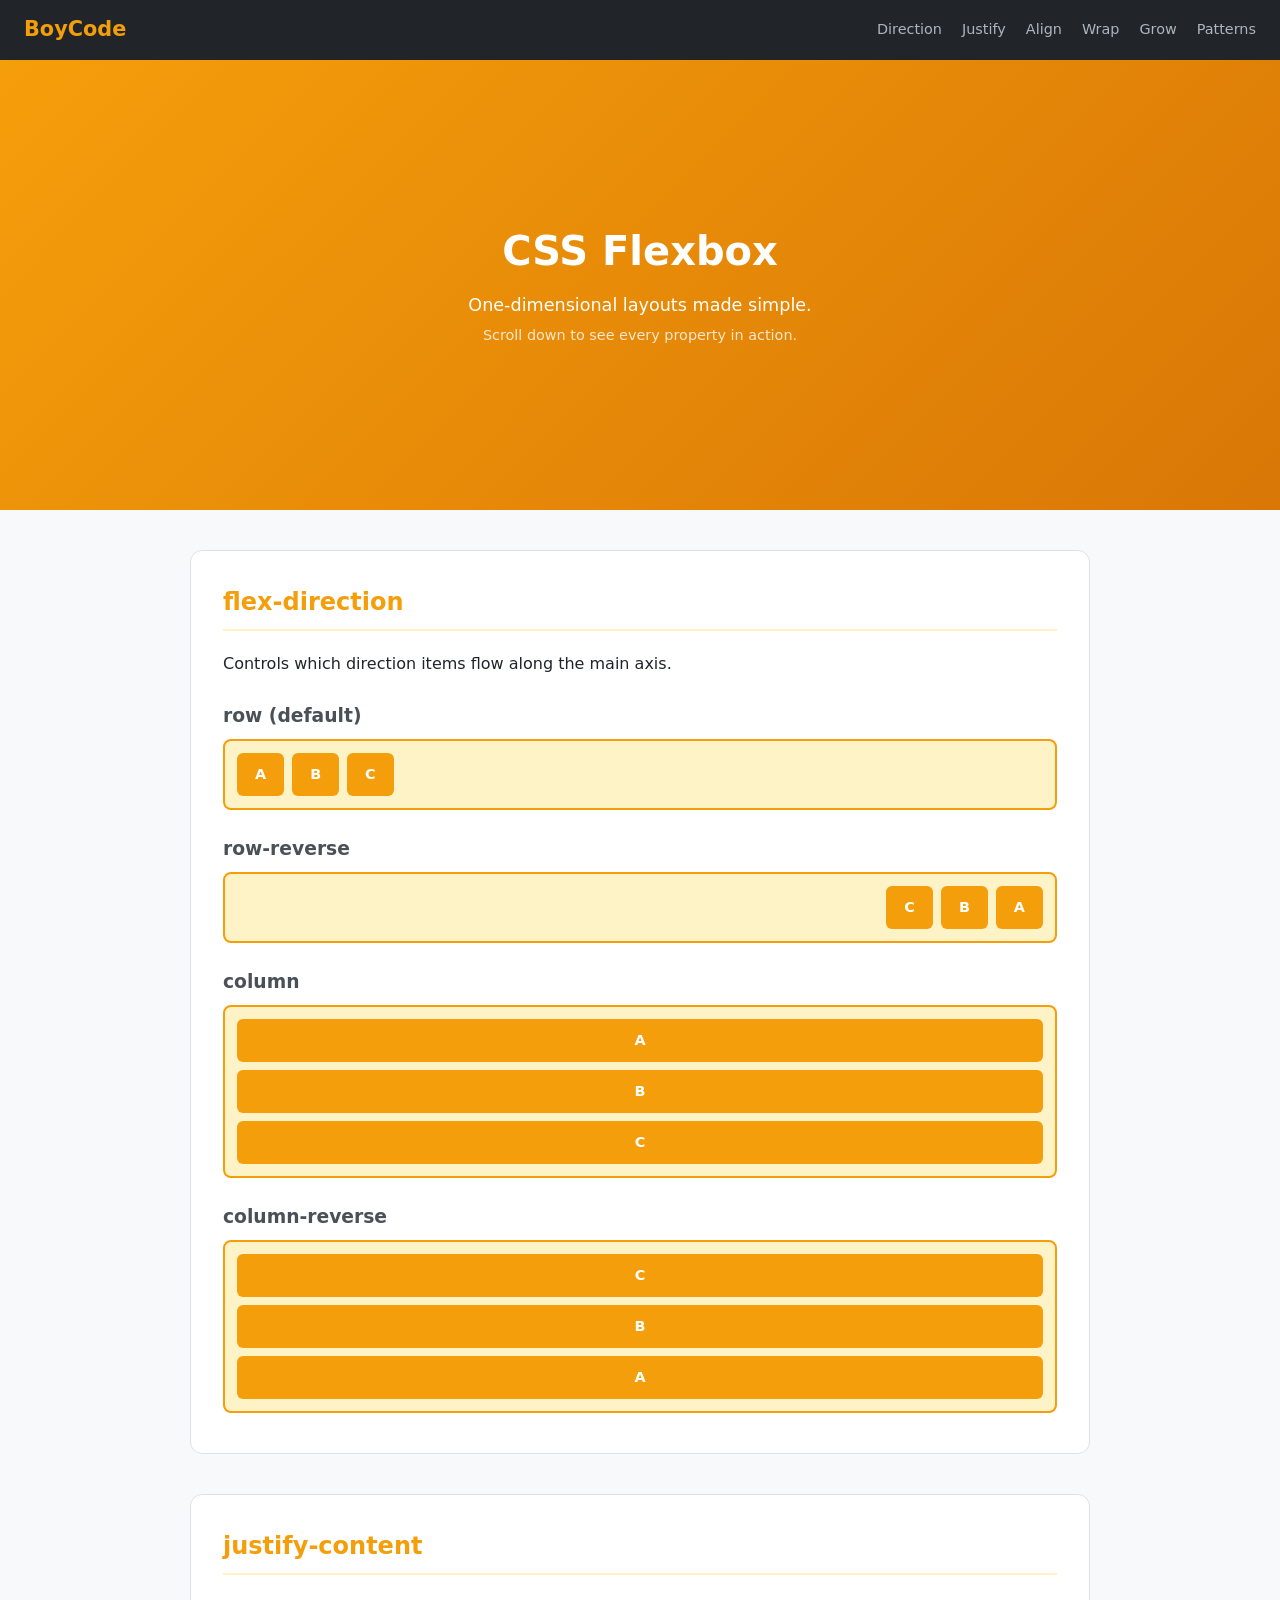
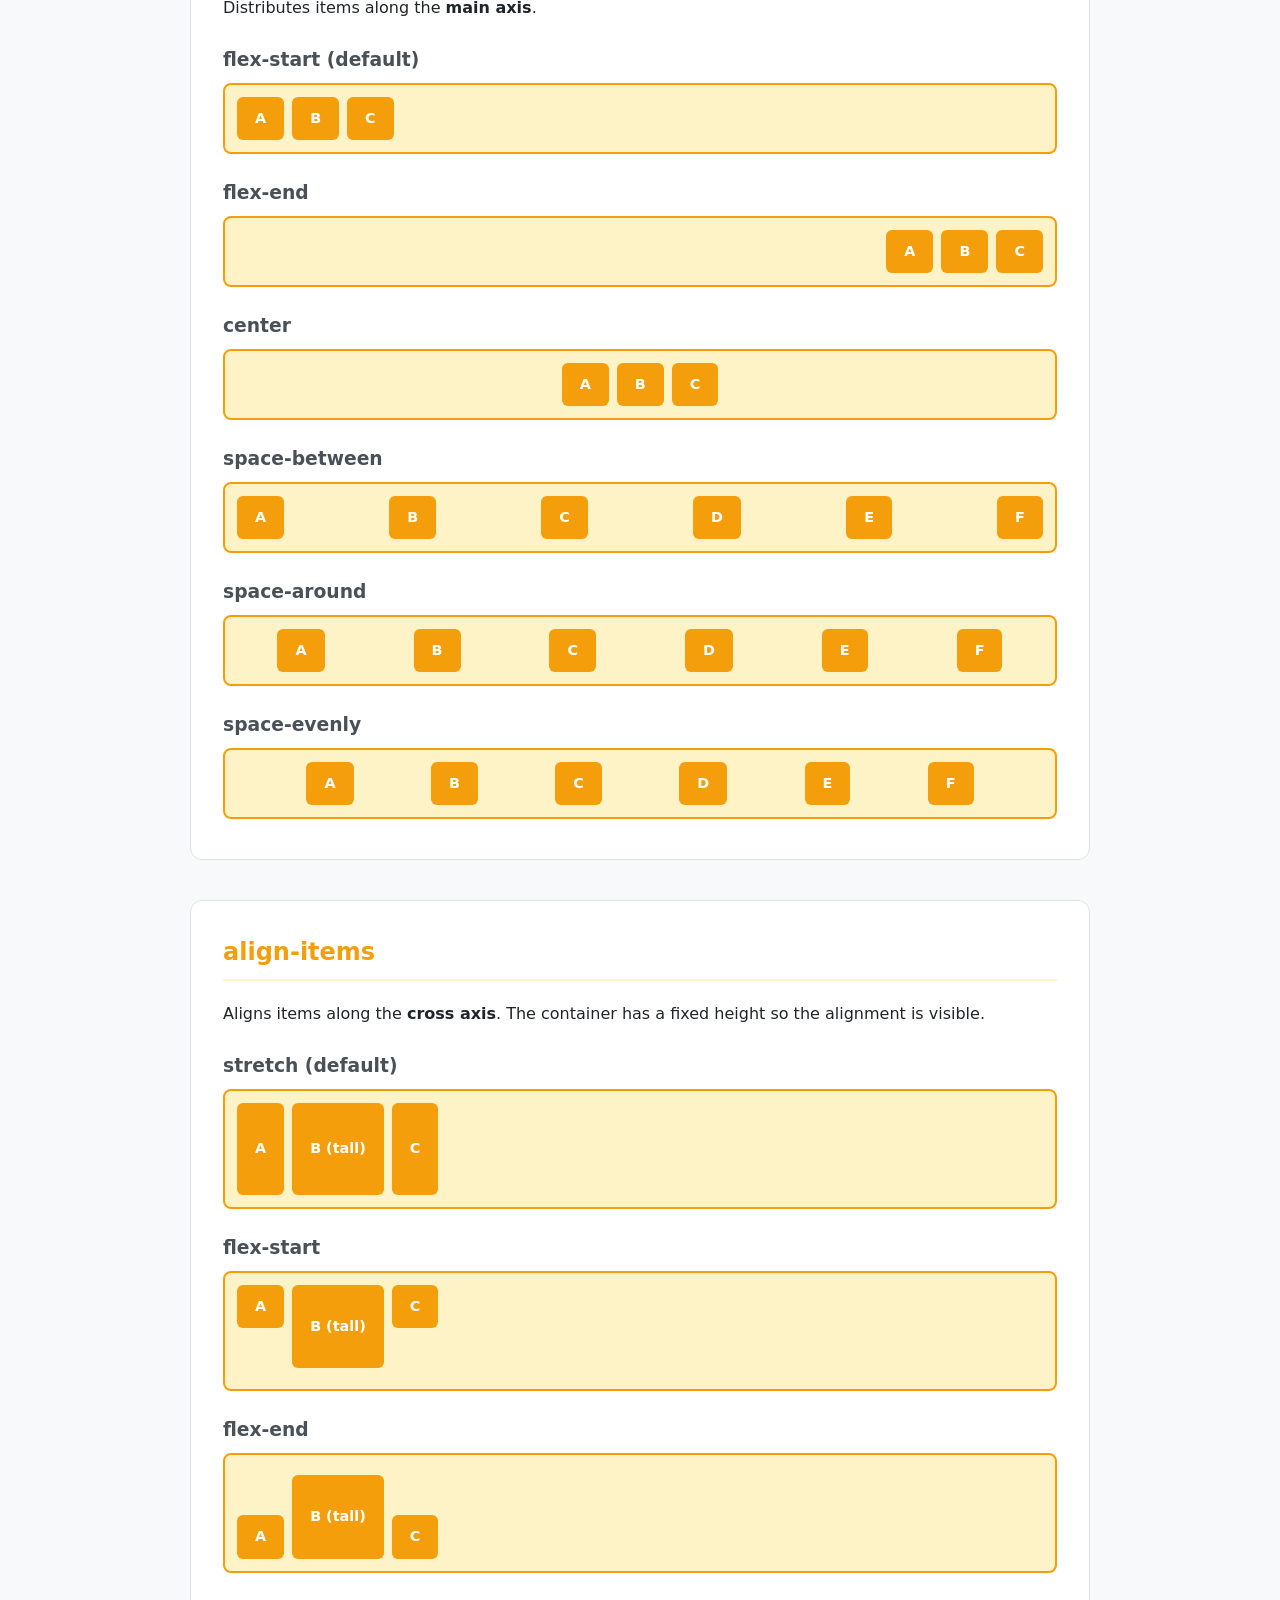
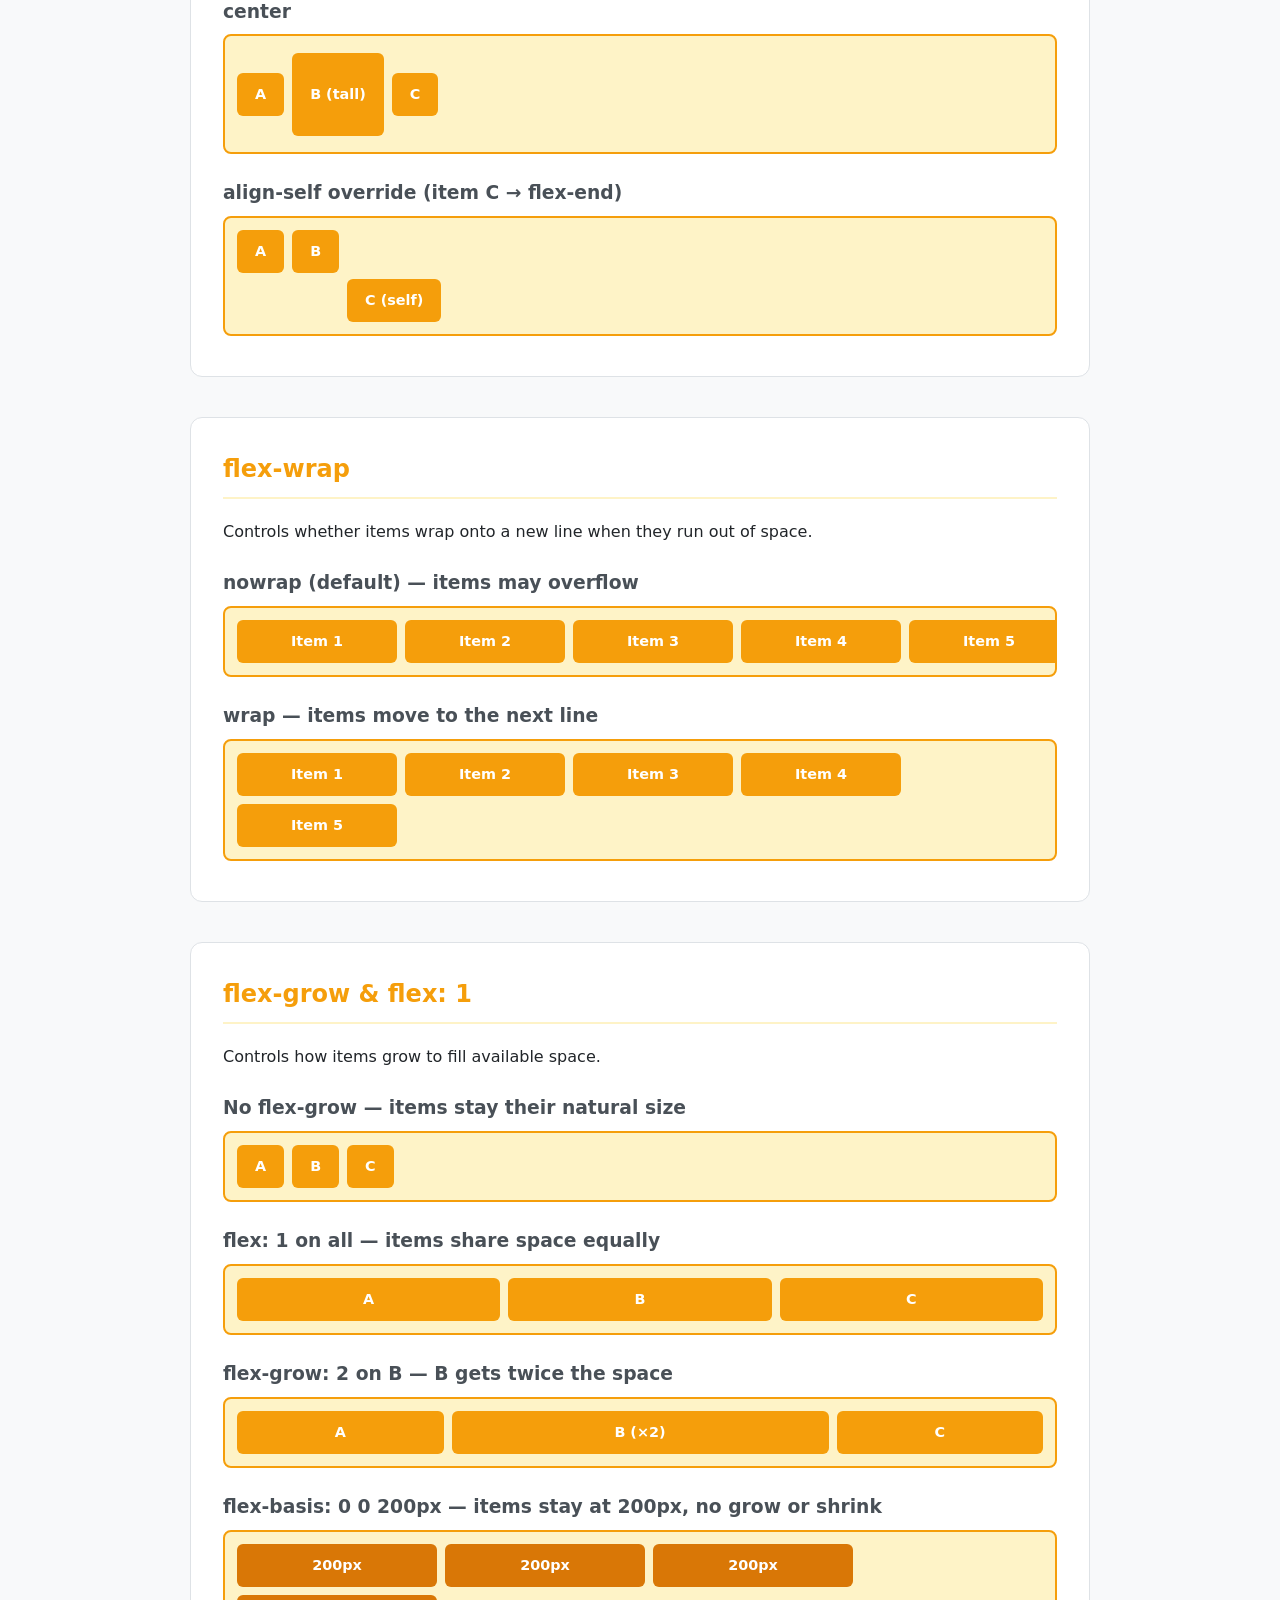
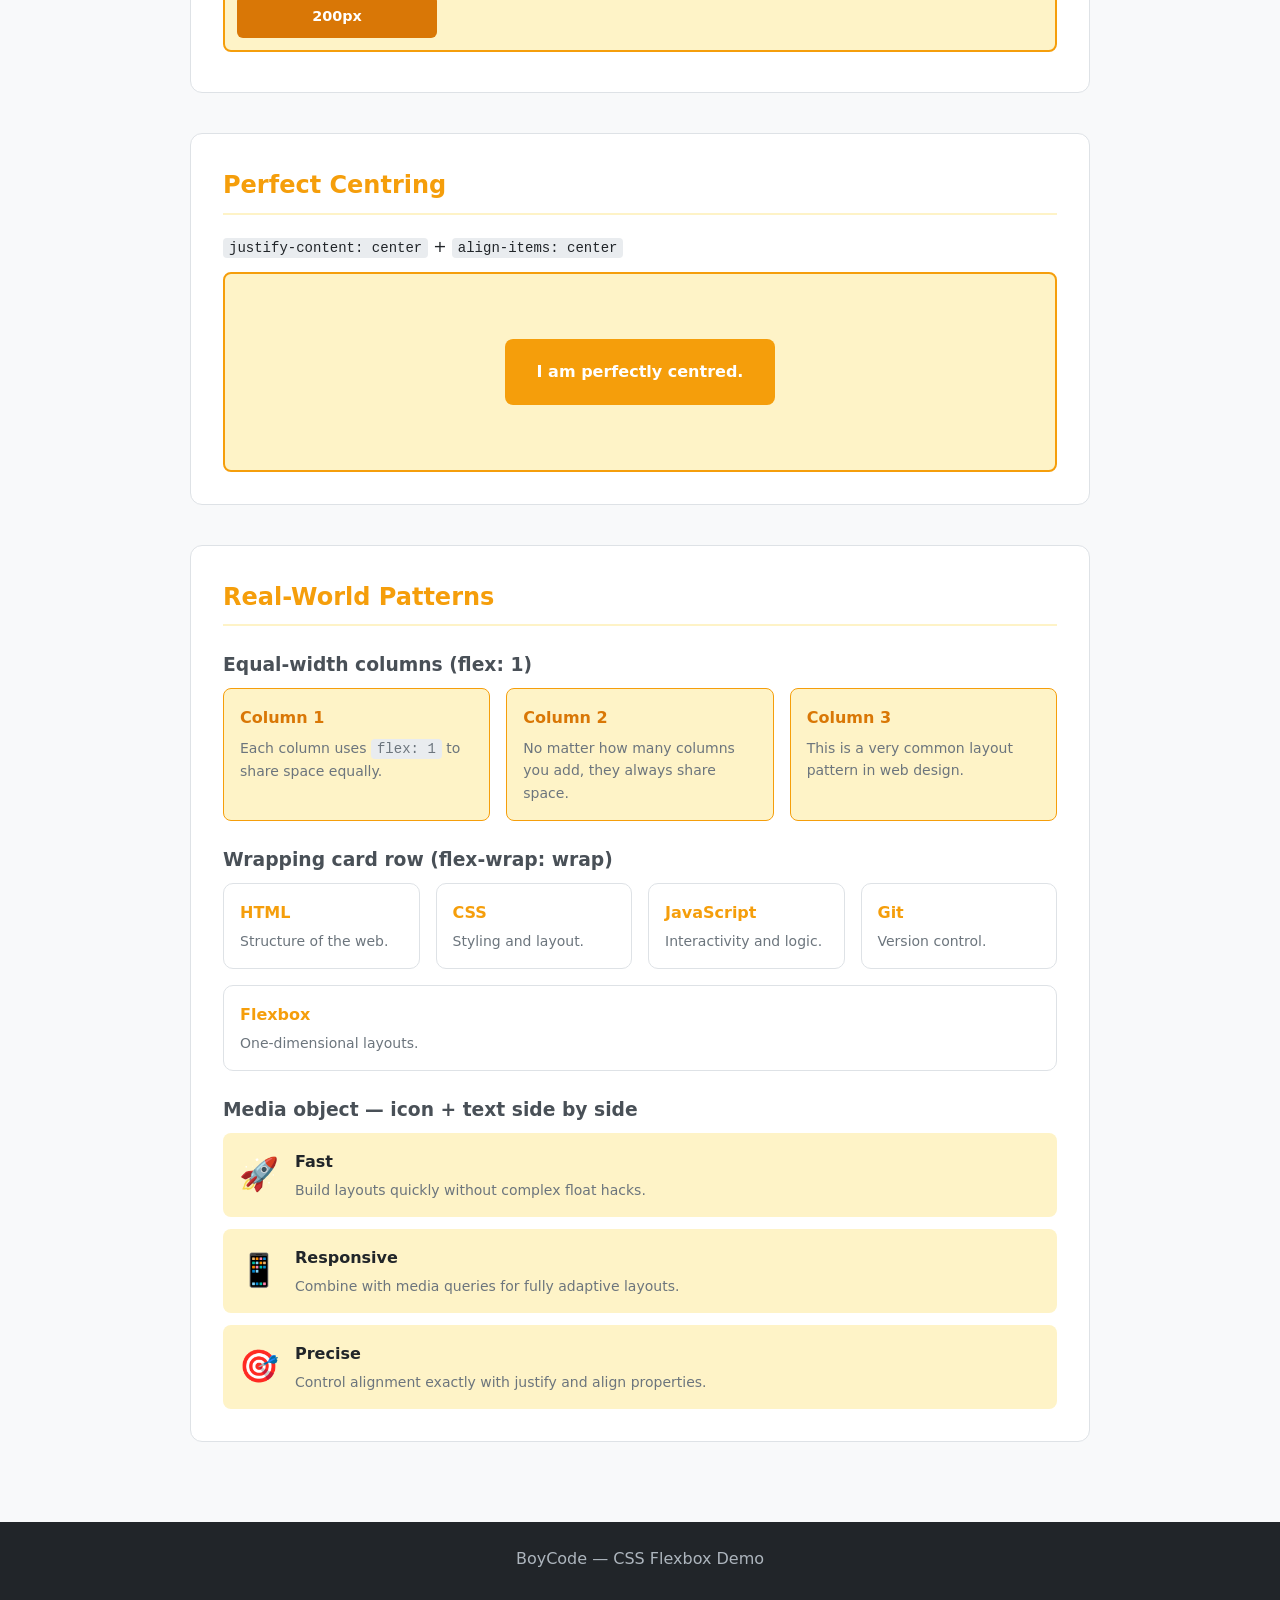
<file: 04-flexbox/index.html>
<!DOCTYPE html>
<html lang="en">
  <head>
    <meta charset="UTF-8" />
    <meta name="viewport" content="width=device-width, initial-scale=1.0" />
    <title>CSS Flexbox — BoyCode</title>
    <link rel="stylesheet" href="style.css" />
  </head>
  <body>

    <!-- ============================================================
         DEMO 1: NAVBAR — the most common flexbox use case
         justify-content: space-between puts logo on left, links on right
    ============================================================ -->
    <header class="navbar">
      <a href="#" class="logo">BoyCode</a>
      <nav class="nav-links">
        <a href="#direction">Direction</a>
        <a href="#justify">Justify</a>
        <a href="#align">Align</a>
        <a href="#wrap">Wrap</a>
        <a href="#grow">Grow</a>
        <a href="#patterns">Patterns</a>
      </nav>
    </header>

    <!-- ============================================================
         PAGE HERO — centring with flexbox
         justify-content: center + align-items: center = perfect centre
    ============================================================ -->
    <section class="hero">
      <div class="hero-content">
        <h1>CSS Flexbox</h1>
        <p>One-dimensional layouts made simple.</p>
        <p class="hero-sub">Scroll down to see every property in action.</p>
      </div>
    </section>

    <main class="container">

      <!-- ============================================================
           DEMO 2: flex-direction
      ============================================================ -->
      <section class="demo-section" id="direction">
        <h2>flex-direction</h2>
        <p>Controls which direction items flow along the main axis.</p>

        <h3>row (default)</h3>
        <div class="flex-demo direction-row">
          <div class="item">A</div>
          <div class="item">B</div>
          <div class="item">C</div>
        </div>

        <h3>row-reverse</h3>
        <div class="flex-demo direction-row-reverse">
          <div class="item">A</div>
          <div class="item">B</div>
          <div class="item">C</div>
        </div>

        <h3>column</h3>
        <div class="flex-demo direction-column">
          <div class="item">A</div>
          <div class="item">B</div>
          <div class="item">C</div>
        </div>

        <h3>column-reverse</h3>
        <div class="flex-demo direction-column-reverse">
          <div class="item">A</div>
          <div class="item">B</div>
          <div class="item">C</div>
        </div>
      </section>


      <!-- ============================================================
           DEMO 3: justify-content
           Aligns items along the MAIN axis (horizontal in row direction)
      ============================================================ -->
      <section class="demo-section" id="justify">
        <h2>justify-content</h2>
        <p>Distributes items along the <strong>main axis</strong>.</p>

        <h3>flex-start (default)</h3>
        <div class="flex-demo justify-start">
          <div class="item">A</div>
          <div class="item">B</div>
          <div class="item">C</div>
        </div>

        <h3>flex-end</h3>
        <div class="flex-demo justify-end">
          <div class="item">A</div>
          <div class="item">B</div>
          <div class="item">C</div>
        </div>

        <h3>center</h3>
        <div class="flex-demo justify-center">
          <div class="item">A</div>
          <div class="item">B</div>
          <div class="item">C</div>
        </div>

        <h3>space-between</h3>
        <div class="flex-demo justify-space-between">
          <div class="item">A</div>
          <div class="item">B</div>
          <div class="item">C</div>
          <div class="item">D</div>
          <div class="item">E</div>
          <div class="item">F</div>
        </div>

        <h3>space-around</h3>
        <div class="flex-demo justify-space-around">
          <div class="item">A</div>
          <div class="item">B</div>
          <div class="item">C</div>
          <div class="item">D</div>
          <div class="item">E</div>
          <div class="item">F</div>
        </div>

        <h3>space-evenly</h3>
        <div class="flex-demo justify-space-evenly">
          <div class="item">A</div>
          <div class="item">B</div>
          <div class="item">C</div>
          <div class="item">D</div>
          <div class="item">E</div>
          <div class="item">F</div>
        </div>
      </section>


      <!-- ============================================================
           DEMO 4: align-items
           Aligns items along the CROSS axis (vertical in row direction)
      ============================================================ -->
      <section class="demo-section" id="align">
        <h2>align-items</h2>
        <p>Aligns items along the <strong>cross axis</strong>. The container has a fixed height so the alignment is visible.</p>

        <h3>stretch (default)</h3>
        <div class="flex-demo tall align-stretch">
          <div class="item">A</div>
          <div class="item item-tall">B (tall)</div>
          <div class="item">C</div>
        </div>

        <h3>flex-start</h3>
        <div class="flex-demo tall align-start">
          <div class="item">A</div>
          <div class="item item-tall">B (tall)</div>
          <div class="item">C</div>
        </div>

        <h3>flex-end</h3>
        <div class="flex-demo tall align-end">
          <div class="item">A</div>
          <div class="item item-tall">B (tall)</div>
          <div class="item">C</div>
        </div>

        <h3>center</h3>
        <div class="flex-demo tall align-center">
          <div class="item">A</div>
          <div class="item item-tall">B (tall)</div>
          <div class="item">C</div>
        </div>

        <h3>align-self override (item C → flex-end)</h3>
        <div class="flex-demo tall align-start">
          <div class="item">A</div>
          <div class="item">B</div>
          <div class="item self-end">C (self)
          </div>
        </div>
      </section>


      <!-- ============================================================
           DEMO 5: flex-wrap
      ============================================================ -->
      <section class="demo-section" id="wrap">
        <h2>flex-wrap</h2>
        <p>Controls whether items wrap onto a new line when they run out of space.</p>

        <h3>nowrap (default) — items may overflow</h3>
        <div class="flex-demo nowrap">
          <div class="item wide-item">Item 1</div>
          <div class="item wide-item">Item 2</div>
          <div class="item wide-item">Item 3</div>
          <div class="item wide-item">Item 4</div>
          <div class="item wide-item">Item 5</div>
        </div>

        <h3>wrap — items move to the next line</h3>
        <div class="flex-demo do-wrap">
          <div class="item wide-item">Item 1</div>
          <div class="item wide-item">Item 2</div>
          <div class="item wide-item">Item 3</div>
          <div class="item wide-item">Item 4</div>
          <div class="item wide-item">Item 5</div>
        </div>
      </section>


      <!-- ============================================================
           DEMO 6: flex-grow, flex-shrink, flex-basis
      ============================================================ -->
      <section class="demo-section" id="grow">
        <h2>flex-grow &amp; flex: 1</h2>
        <p>Controls how items grow to fill available space.</p>

        <h3>No flex-grow — items stay their natural size</h3>
        <div class="flex-demo grow-demo">
          <div class="item no-grow item-3">A</div>
          <div class="item no-grow item-2">B</div>
          <div class="item no-grow item-1">C</div>
        </div>

        <h3>flex: 1 on all — items share space equally</h3>
        <div class="flex-demo grow-demo">
          <div class="item grow-1">A</div>
          <div class="item grow-1">B</div>
          <div class="item grow-1">C</div>
        </div>

        <h3>flex-grow: 2 on B — B gets twice the space</h3>
        <div class="flex-demo grow-demo">
          <div class="item grow-1">A</div>
          <div class="item grow-2">B (×2)</div>
          <div class="item grow-1">C</div>
        </div>

        <h3>flex-basis: 0 0 200px — items stay at 200px, no grow or shrink</h3>
        <div class="flex-demo grow-demo do-wrap">
          <div class="item basis-200">200px</div>
          <div class="item basis-200">200px</div>
          <div class="item basis-200">200px</div>
          <div class="item basis-200">200px</div>
        </div>
      </section>


      <!-- ============================================================
           DEMO 7: PERFECT CENTRING
      ============================================================ -->
      <section class="demo-section" id="centre">
        <h2>Perfect Centring</h2>
        <p><code>justify-content: center</code> + <code>align-items: center</code></p>

        <div class="centre-demo">
          <div class="centre-box">
            <p>I am perfectly centred.</p>
          </div>
        </div>
      </section>


      <!-- ============================================================
           DEMO 8: REAL-WORLD PATTERNS
      ============================================================ -->
      <section class="demo-section" id="patterns">
        <h2>Real-World Patterns</h2>

        <!-- Pattern A: equal columns -->
        <h3>Equal-width columns (flex: 1)</h3>
        <div class="equal-columns">
          <div class="column">
            <h4>Column 1</h4>
            <p>Each column uses <code>flex: 1</code> to share space equally.</p>
          </div>
          <div class="column">
            <h4>Column 2</h4>
            <p>No matter how many columns you add, they always share space.</p>
          </div>
          <div class="column">
            <h4>Column 3</h4>
            <p>This is a very common layout pattern in web design.</p>
          </div>
        </div>

        <!-- Pattern B: wrapping card row -->
        <h3>Wrapping card row (flex-wrap: wrap)</h3>
        <div class="flex-cards">
          <article class="flex-card">
            <h4>HTML</h4>
            <p>Structure of the web.</p>
          </article>
          <article class="flex-card">
            <h4>CSS</h4>
            <p>Styling and layout.</p>
          </article>
          <article class="flex-card">
            <h4>JavaScript</h4>
            <p>Interactivity and logic.</p>
          </article>
          <article class="flex-card">
            <h4>Git</h4>
            <p>Version control.</p>
          </article>
          <article class="flex-card">
            <h4>Flexbox</h4>
            <p>One-dimensional layouts.</p>
          </article>
        </div>

        <!-- Pattern C: media object (icon + text) -->
        <h3>Media object — icon + text side by side</h3>
        <div class="media-list">
          <div class="media-item">
            <div class="media-icon">🚀</div>
            <div class="media-body">
              <strong>Fast</strong>
              <p>Build layouts quickly without complex float hacks.</p>
            </div>
          </div>
          <div class="media-item">
            <div class="media-icon">📱</div>
            <div class="media-body">
              <strong>Responsive</strong>
              <p>Combine with media queries for fully adaptive layouts.</p>
            </div>
          </div>
          <div class="media-item">
            <div class="media-icon">🎯</div>
            <div class="media-body">
              <strong>Precise</strong>
              <p>Control alignment exactly with justify and align properties.</p>
            </div>
          </div>
        </div>

      </section>

    </main>

    <footer class="page-footer">
      <p>BoyCode — CSS Flexbox Demo</p>
    </footer>

  </body>
</html>
</file>
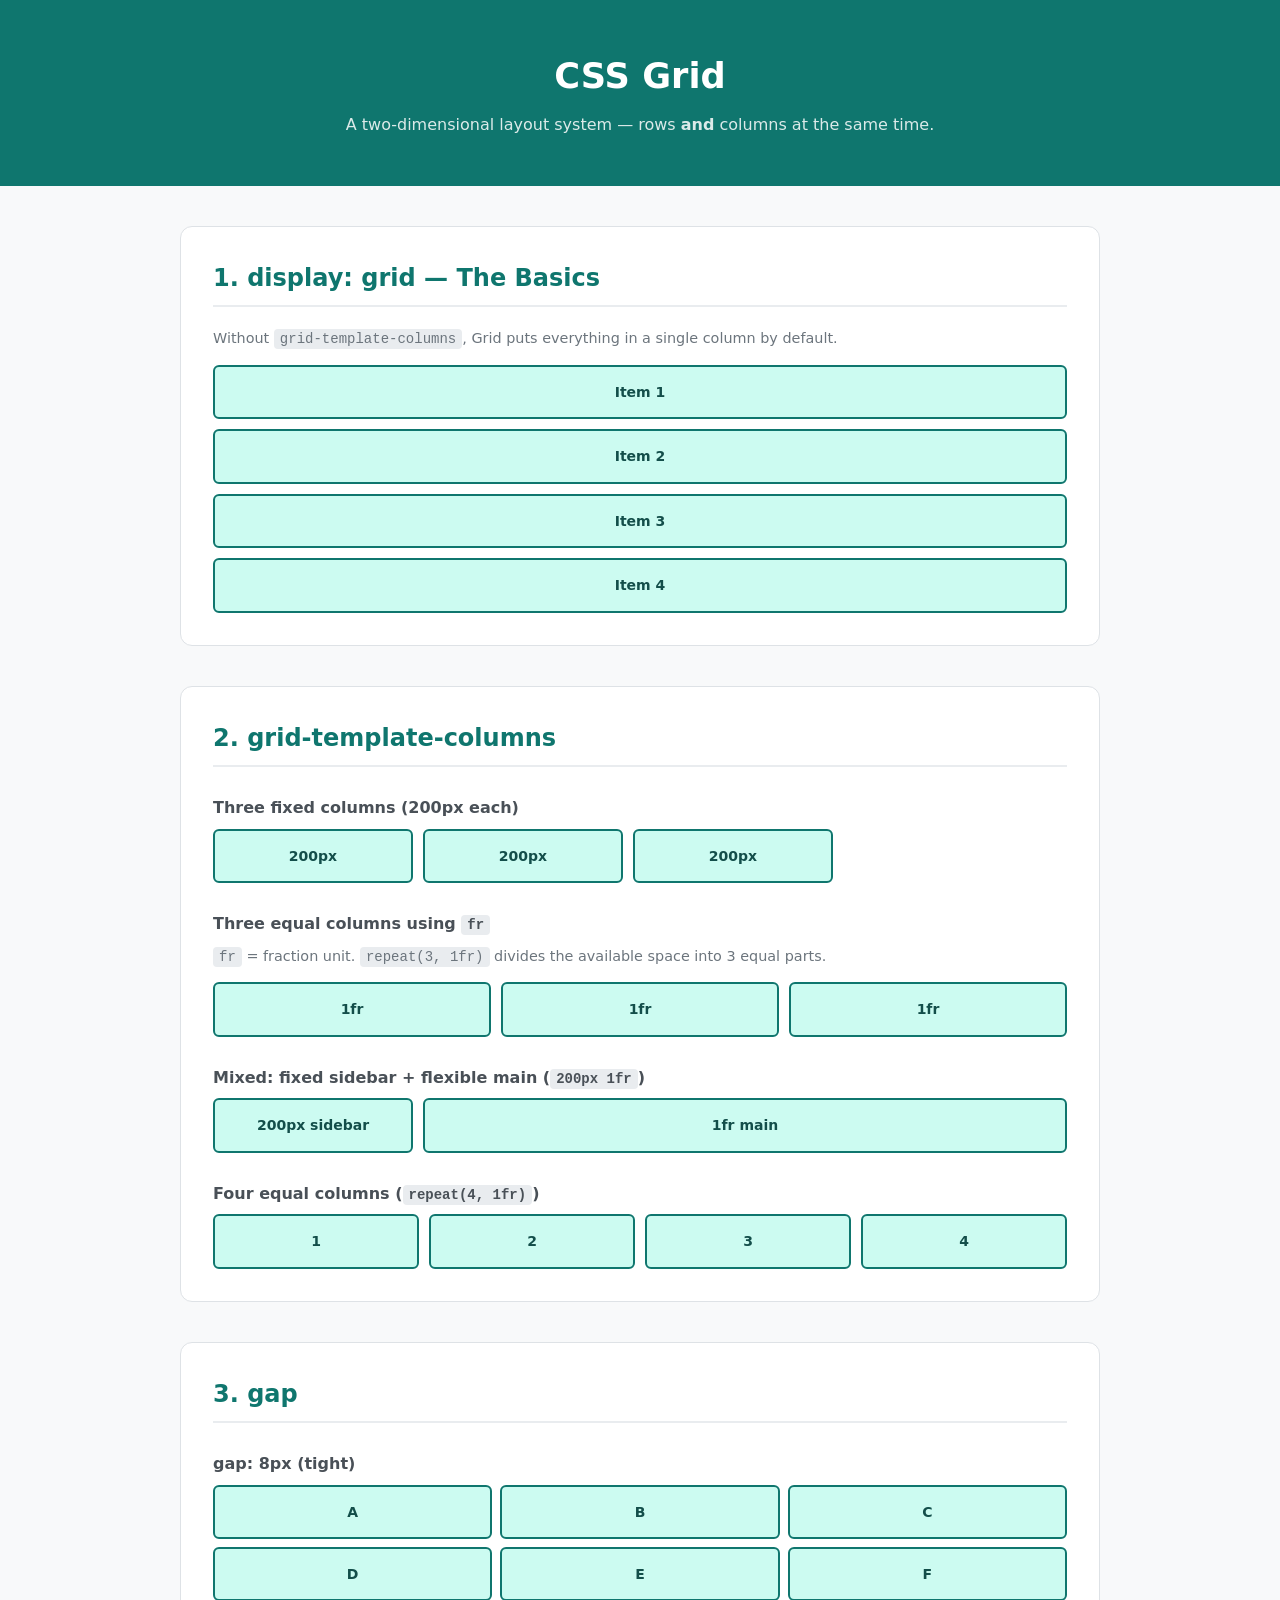
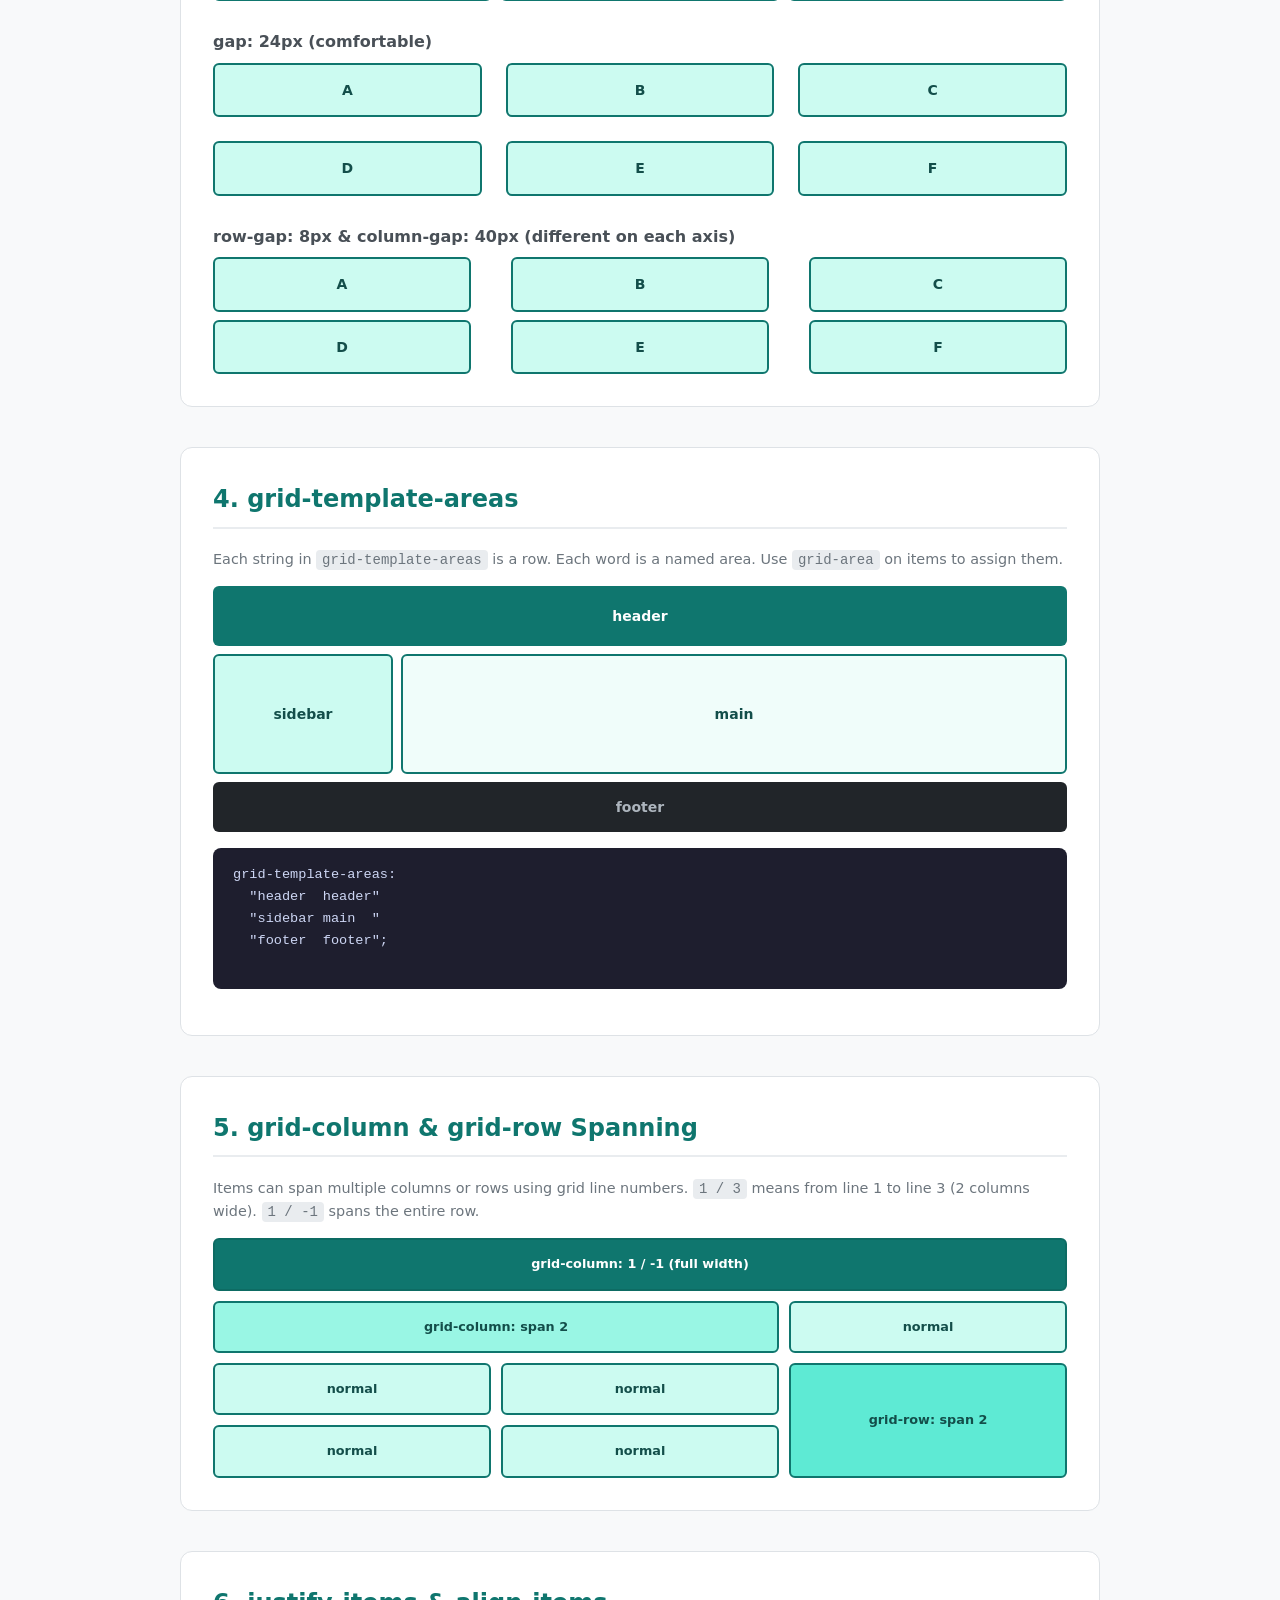
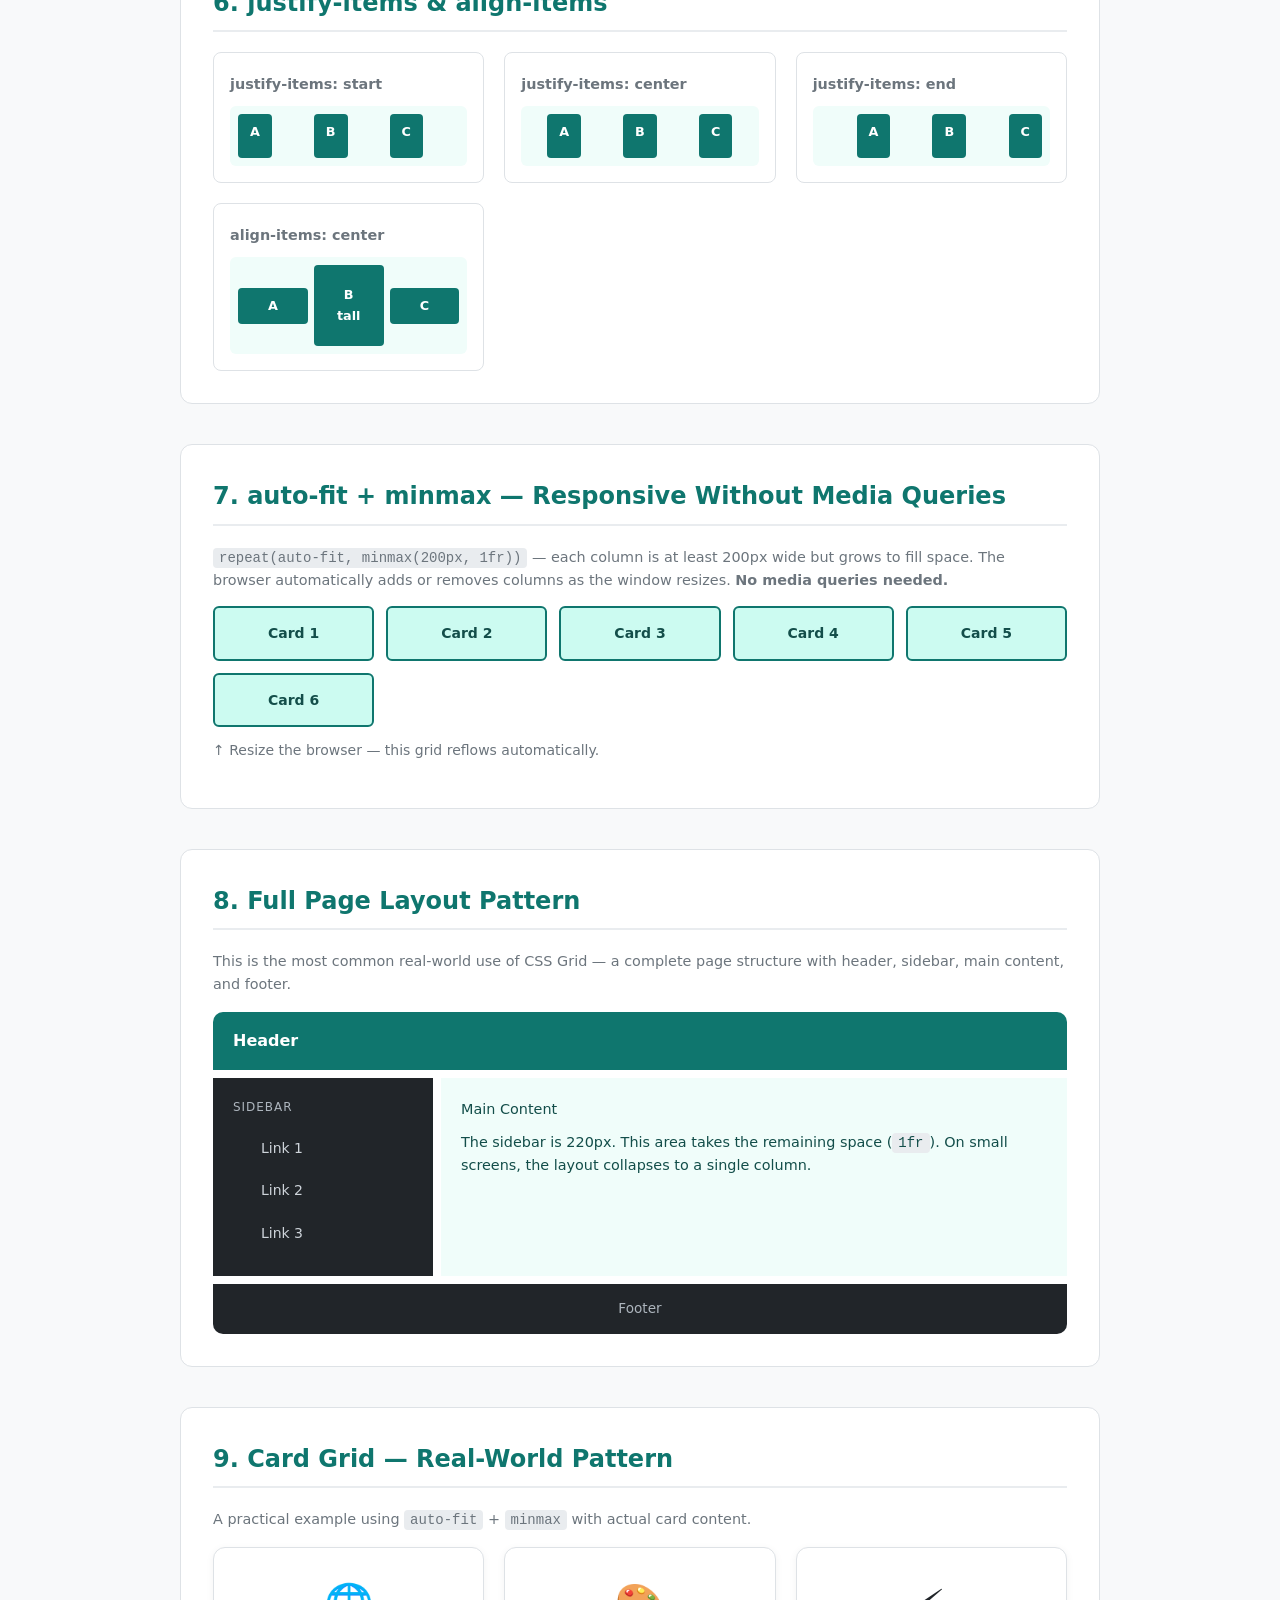
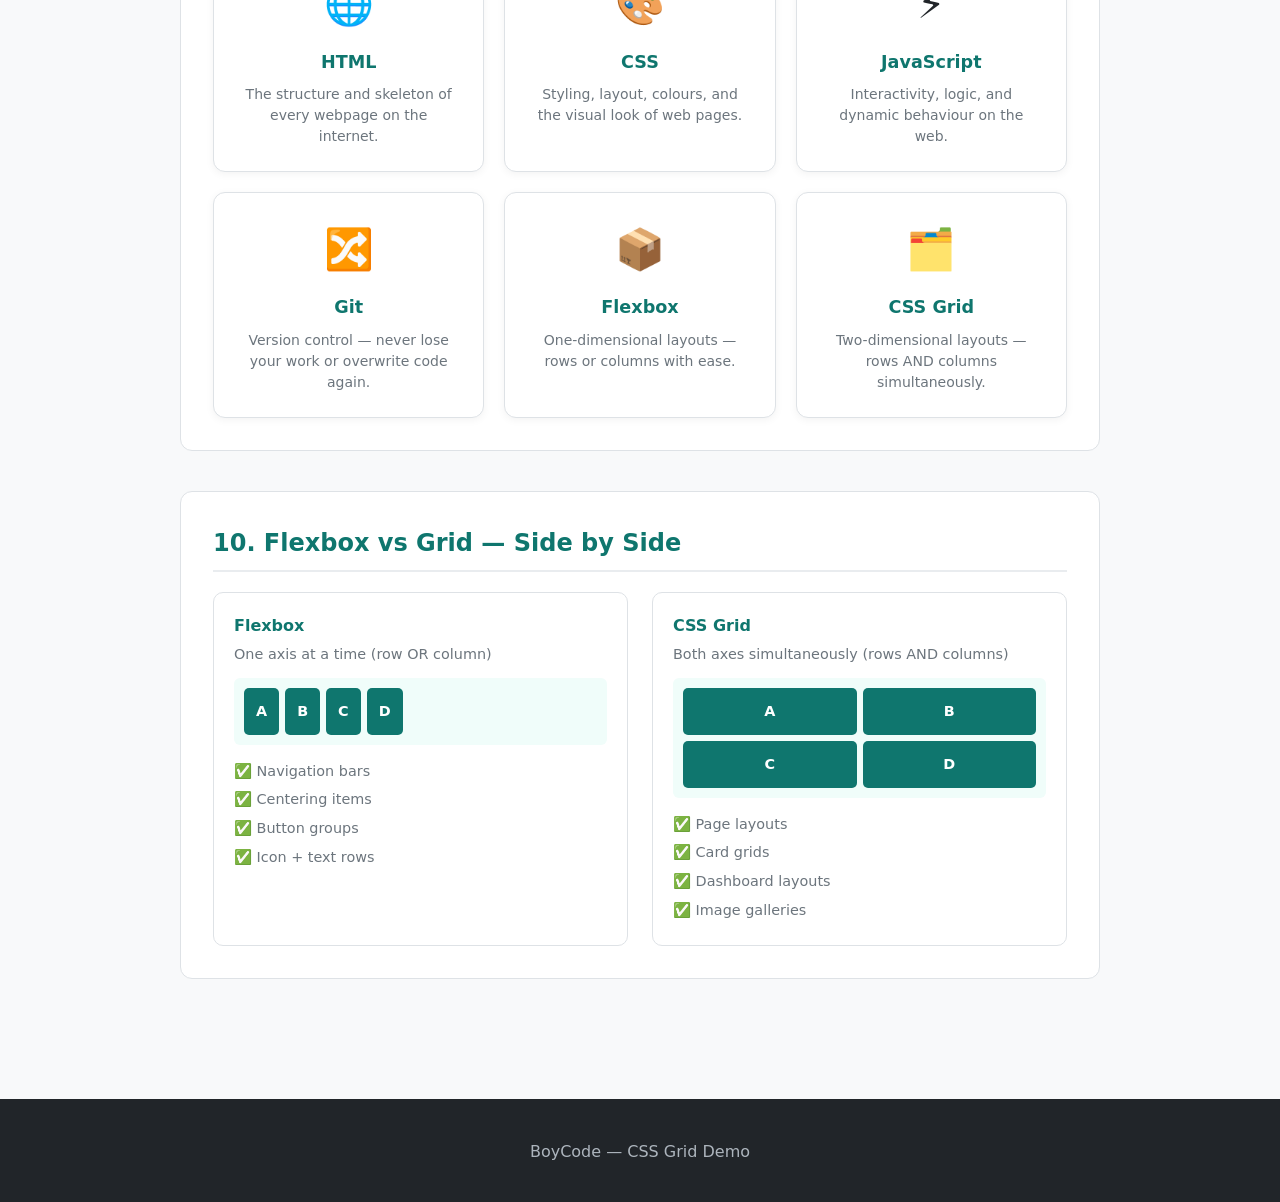
<file: 05-css-grid/index.html>
<!DOCTYPE html>
<html lang="en">
  <head>
    <meta charset="UTF-8" />
    <meta name="viewport" content="width=device-width, initial-scale=1.0" />
    <title>CSS Grid — BoyCode</title>
    <link rel="stylesheet" href="style.css" />
  </head>
  <body>

    <header class="page-header">
      <h1>CSS Grid</h1>
      <p>A two-dimensional layout system — rows <strong>and</strong> columns at the same time.</p>
    </header>

    <main class="container">

      <!-- =============================================
           DEMO 1: display: grid
           The minimum to activate Grid
      ============================================== -->
      <section class="demo-section">
        <h2>1. display: grid — The Basics</h2>
        <p>
          Without <code>grid-template-columns</code>, Grid puts everything in
          a single column by default.
        </p>

        <div class="demo-basic-grid">
          <div class="grid-item">Item 1</div>
          <div class="grid-item">Item 2</div>
          <div class="grid-item">Item 3</div>
          <div class="grid-item">Item 4</div>
        </div>
      </section>


      <!-- =============================================
           DEMO 2: grid-template-columns
           Fixed, fr units, and repeat()
      ============================================== -->
      <section class="demo-section">
        <h2>2. grid-template-columns</h2>

        <h3>Three fixed columns (200px each)</h3>
        <div class="demo-3-fixed">
          <div class="grid-item">200px</div>
          <div class="grid-item">200px</div>
          <div class="grid-item">200px</div>
        </div>

        <h3>Three equal columns using <code>fr</code></h3>
        <p>
          <code>fr</code> = fraction unit. <code>repeat(3, 1fr)</code> divides
          the available space into 3 equal parts.
        </p>
        <div class="demo-3-fr">
          <div class="grid-item">1fr</div>
          <div class="grid-item">1fr</div>
          <div class="grid-item">1fr</div>
          <!-- <div class="grid-item">1fr</div> -->
          <!-- <div class="grid-item">1fr</div>
          <div class="grid-item">1fr</div>
          <div class="grid-item">1fr</div> -->
          <!-- <div class="grid-item">1fr</div>
          <div class="grid-item">1fr</div>
          <div class="grid-item">1fr</div>
          <div class="grid-item">1fr</div> -->
        </div>

        <h3>Mixed: fixed sidebar + flexible main (<code>200px 1fr</code>)</h3>
        <div class="demo-sidebar-main">
          <div class="grid-item">200px sidebar</div>
          <div class="grid-item">1fr main</div>
        </div>

        <h3>Four equal columns (<code>repeat(4, 1fr)</code>)</h3>
        <div class="demo-4-fr">
          <div class="grid-item">1</div>
          <div class="grid-item">2</div>
          <div class="grid-item">3</div>
          <div class="grid-item">4</div>
        </div>
      </section>


      <!-- =============================================
           DEMO 3: gap
      ============================================== -->
      <section class="demo-section">
        <h2>3. gap</h2>

        <h3>gap: 8px (tight)</h3>
        <div class="demo-gap-small">
          <div class="grid-item">A</div>
          <div class="grid-item">B</div>
          <div class="grid-item">C</div>
          <div class="grid-item">D</div>
          <div class="grid-item">E</div>
          <div class="grid-item">F</div>
        </div>

        <h3>gap: 24px (comfortable)</h3>
        <div class="demo-gap-large">
          <div class="grid-item">A</div>
          <div class="grid-item">B</div>
          <div class="grid-item">C</div>
          <div class="grid-item">D</div>
          <div class="grid-item">E</div>
          <div class="grid-item">F</div>
        </div>

        <h3>row-gap: 8px &amp; column-gap: 40px (different on each axis)</h3>
        <div class="demo-gap-asymmetric">
          <div class="grid-item">A</div>
          <div class="grid-item">B</div>
          <div class="grid-item">C</div>
          <div class="grid-item">D</div>
          <div class="grid-item">E</div>
          <div class="grid-item">F</div>
        </div>
      </section>


      <!-- =============================================
           DEMO 4: grid-template-areas
           Named areas — page layout pattern
      ============================================== -->
      <section class="demo-section">
        <h2>4. grid-template-areas</h2>
        <p>
          Each string in <code>grid-template-areas</code> is a row.
          Each word is a named area. Use <code>grid-area</code> on items to
          assign them.
        </p>

        <div class="demo-areas">
          <div class="area-header">header</div>
          <div class="area-sidebar">sidebar</div>
          <div class="area-main">main</div>
          <div class="area-footer">footer</div>
        </div>

        <pre class="code-block">
grid-template-areas:
  "header  header"
  "sidebar main  "
  "footer  footer";
        </pre>
      </section>


      <!-- =============================================
           DEMO 5: grid-column / grid-row spanning
      ============================================== -->
      <section class="demo-section">
        <h2>5. grid-column &amp; grid-row Spanning</h2>
        <p>
          Items can span multiple columns or rows using grid line numbers.
          <code>1 / 3</code> means from line 1 to line 3 (2 columns wide).
          <code>1 / -1</code> spans the entire row.
        </p>

        <div class="demo-span">
          <div class="span-item span-full">grid-column: 1 / -1 (full width)</div>
          <div class="span-item span-two">grid-column: span 2</div>
          <div class="span-item">normal</div>
          <div class="span-item">normal</div>
          <div class="span-item">normal</div>
          <div class="span-item span-tall">grid-row: span 2</div>
          <div class="span-item">normal</div>
          <div class="span-item">normal</div>
        </div>
      </section>


      <!-- =============================================
           DEMO 6: justify-items & align-items
      ============================================== -->
      <section class="demo-section">
        <h2>6. justify-items &amp; align-items</h2>

        <div class="alignment-demos">

          <div class="alignment-demo">
            <p class="alignment-label">justify-items: start</p>
            <div class="demo-justify-start">
              <div class="align-item">A</div>
              <div class="align-item">B</div>
              <div class="align-item">C</div>
            </div>
          </div>

          <div class="alignment-demo">
            <p class="alignment-label">justify-items: center</p>
            <div class="demo-justify-center">
              <div class="align-item">A</div>
              <div class="align-item">B</div>
              <div class="align-item">C</div>
            </div>
          </div>

          <div class="alignment-demo">
            <p class="alignment-label">justify-items: end</p>
            <div class="demo-justify-end">
              <div class="align-item">A</div>
              <div class="align-item">B</div>
              <div class="align-item">C</div>
            </div>
          </div>

          <div class="alignment-demo">
            <p class="alignment-label">align-items: center</p>
            <div class="demo-align-center">
              <div class="align-item">A</div>
              <div class="align-item tall">B<br>tall</div>
              <div class="align-item">C</div>
            </div>
          </div>

        </div>
      </section>


      <!-- =============================================
           DEMO 7: auto-fit + minmax
           Responsive grid WITHOUT media queries
      ============================================== -->
      <section class="demo-section">
        <h2>7. auto-fit + minmax — Responsive Without Media Queries</h2>
        <p>
          <code>repeat(auto-fit, minmax(200px, 1fr))</code> — each column
          is at least 200px wide but grows to fill space. The browser
          automatically adds or removes columns as the window resizes.
          <strong>No media queries needed.</strong>
        </p>

        <div class="demo-autofit">
          <div class="grid-item">Card 1</div>
          <div class="grid-item">Card 2</div>
          <div class="grid-item">Card 3</div>
          <div class="grid-item">Card 4</div>
          <div class="grid-item">Card 5</div>
          <div class="grid-item">Card 6</div>
        </div>

        <p style="margin-top: 12px; font-size: 0.875rem; color: #6c757d;">
          ↑ Resize the browser — this grid reflows automatically.
        </p>
      </section>


      <!-- =============================================
           DEMO 8: Full Page Layout
           header / sidebar / main / footer
      ============================================== -->
      <section class="demo-section">
        <h2>8. Full Page Layout Pattern</h2>
        <p>
          This is the most common real-world use of CSS Grid — a complete
          page structure with header, sidebar, main content, and footer.
        </p>

        <div class="demo-page-layout">
          <header class="layout-header">Header</header>
          <aside class="layout-sidebar">
            <p>Sidebar</p>
            <ul>
              <li>Link 1</li>
              <li>Link 2</li>
              <li>Link 3</li>
            </ul>
          </aside>
          <main class="layout-main">
            <p>Main Content</p>
            <p>
              The sidebar is 220px. This area takes the remaining
              space (<code>1fr</code>). On small screens, the layout
              collapses to a single column.
            </p>
          </main>
          <footer class="layout-footer">Footer</footer>
        </div>
      </section>


      <!-- =============================================
           DEMO 9: Card Grid — Real-World Pattern
      ============================================== -->
      <section class="demo-section">
        <h2>9. Card Grid — Real-World Pattern</h2>
        <p>
          A practical example using <code>auto-fit</code> + <code>minmax</code>
          with actual card content.
        </p>

        <div class="card-grid">
          <article class="card">
            <div class="card-icon">🌐</div>
            <h3>HTML</h3>
            <p>The structure and skeleton of every webpage on the internet.</p>
          </article>
          <article class="card">
            <div class="card-icon">🎨</div>
            <h3>CSS</h3>
            <p>Styling, layout, colours, and the visual look of web pages.</p>
          </article>
          <article class="card">
            <div class="card-icon">⚡</div>
            <h3>JavaScript</h3>
            <p>Interactivity, logic, and dynamic behaviour on the web.</p>
          </article>
          <article class="card">
            <div class="card-icon">🔀</div>
            <h3>Git</h3>
            <p>Version control — never lose your work or overwrite code again.</p>
          </article>
          <article class="card">
            <div class="card-icon">📦</div>
            <h3>Flexbox</h3>
            <p>One-dimensional layouts — rows or columns with ease.</p>
          </article>
          <article class="card">
            <div class="card-icon">🗂️</div>
            <h3>CSS Grid</h3>
            <p>Two-dimensional layouts — rows AND columns simultaneously.</p>
          </article>
        </div>
      </section>


      <!-- =============================================
           DEMO 10: Flexbox vs Grid Side by Side
      ============================================== -->
      <section class="demo-section">
        <h2>10. Flexbox vs Grid — Side by Side</h2>

        <div class="comparison">

          <div class="comparison-col">
            <h3>Flexbox</h3>
            <p class="comparison-note">One axis at a time (row OR column)</p>
            <div class="flex-example">
              <div class="cmp-item">A</div>
              <div class="cmp-item">B</div>
              <div class="cmp-item">C</div>
              <div class="cmp-item">D</div>
            </div>
            <p class="comparison-use">
              ✅ Navigation bars<br>
              ✅ Centering items<br>
              ✅ Button groups<br>
              ✅ Icon + text rows
            </p>
          </div>

          <div class="comparison-col">
            <h3>CSS Grid</h3>
            <p class="comparison-note">Both axes simultaneously (rows AND columns)</p>
            <div class="grid-example">
              <div class="cmp-item">A</div>
              <div class="cmp-item">B</div>
              <div class="cmp-item">C</div>
              <div class="cmp-item">D</div>
            </div>
            <p class="comparison-use">
              ✅ Page layouts<br>
              ✅ Card grids<br>
              ✅ Dashboard layouts<br>
              ✅ Image galleries
            </p>
          </div>

        </div>
      </section>

    </main>

    <footer class="page-footer">
      <p>BoyCode — CSS Grid Demo</p>
    </footer>

  </body>
</html>
</file>
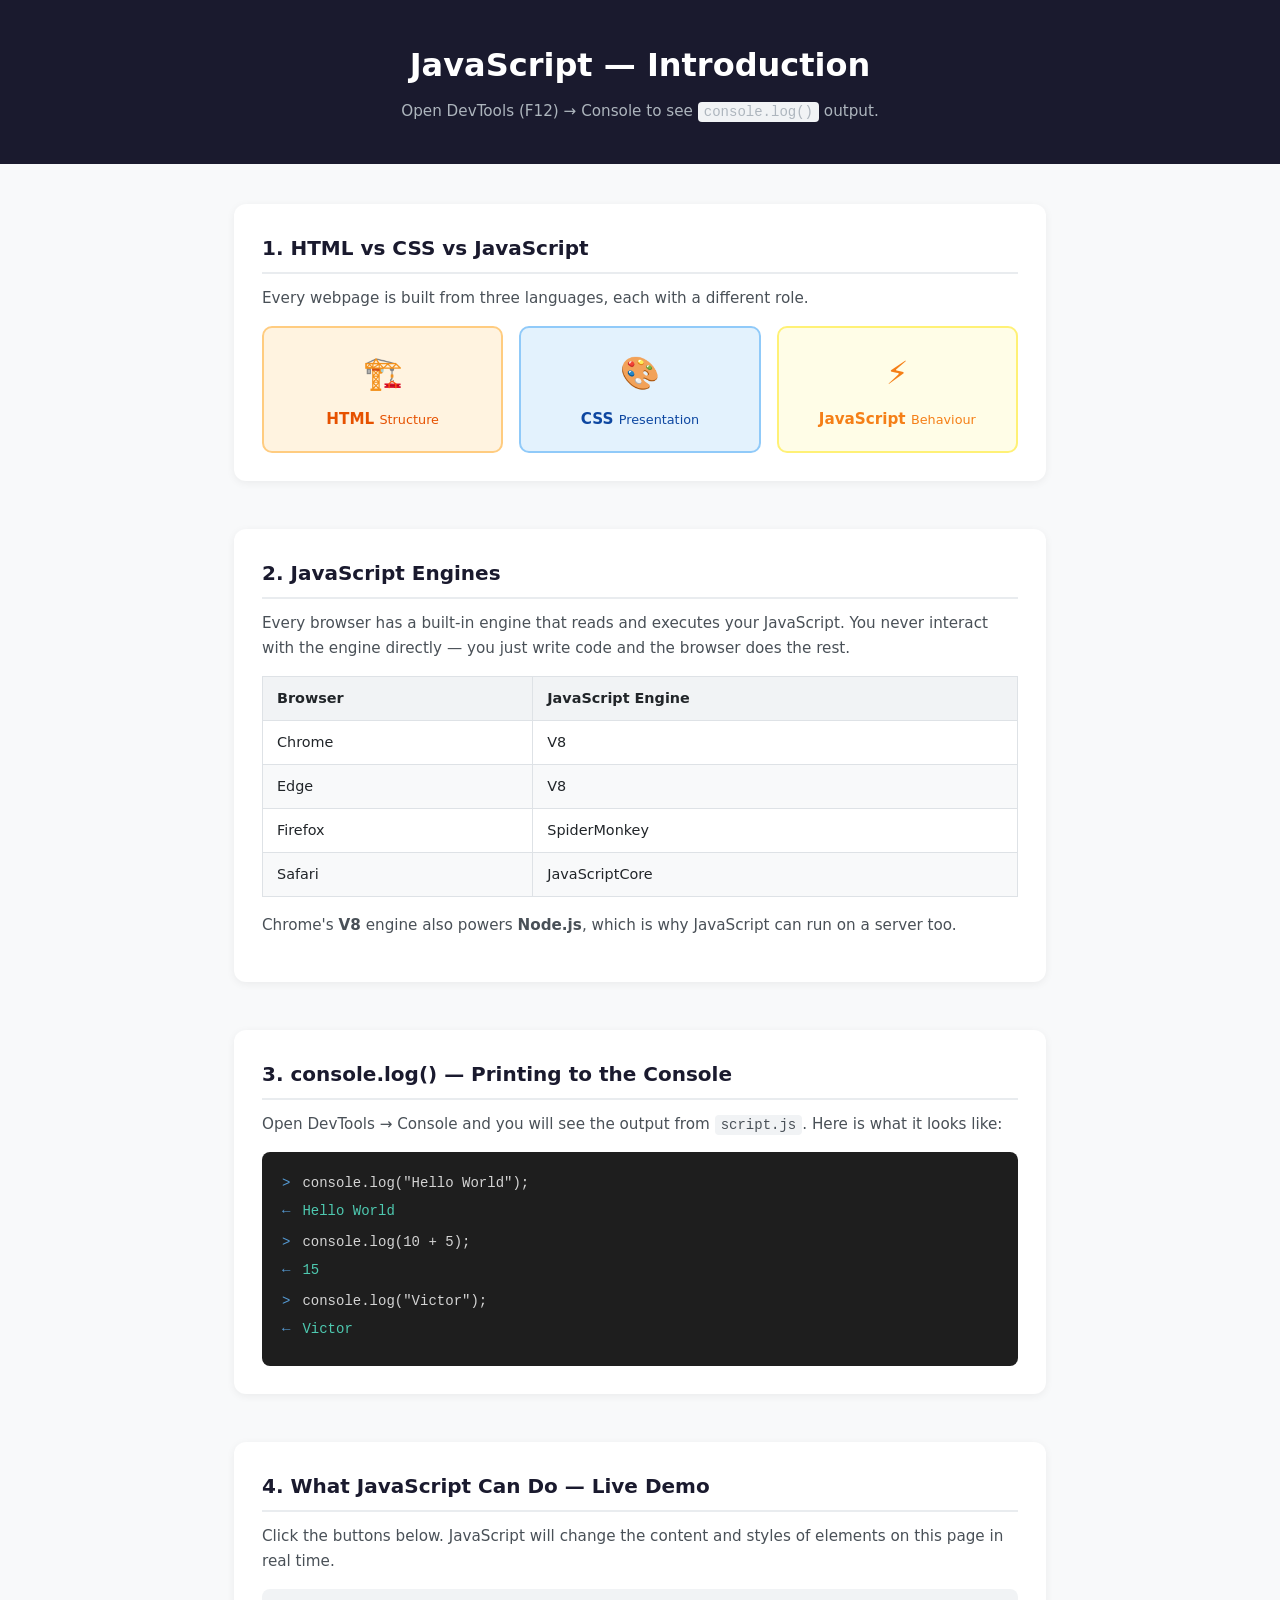
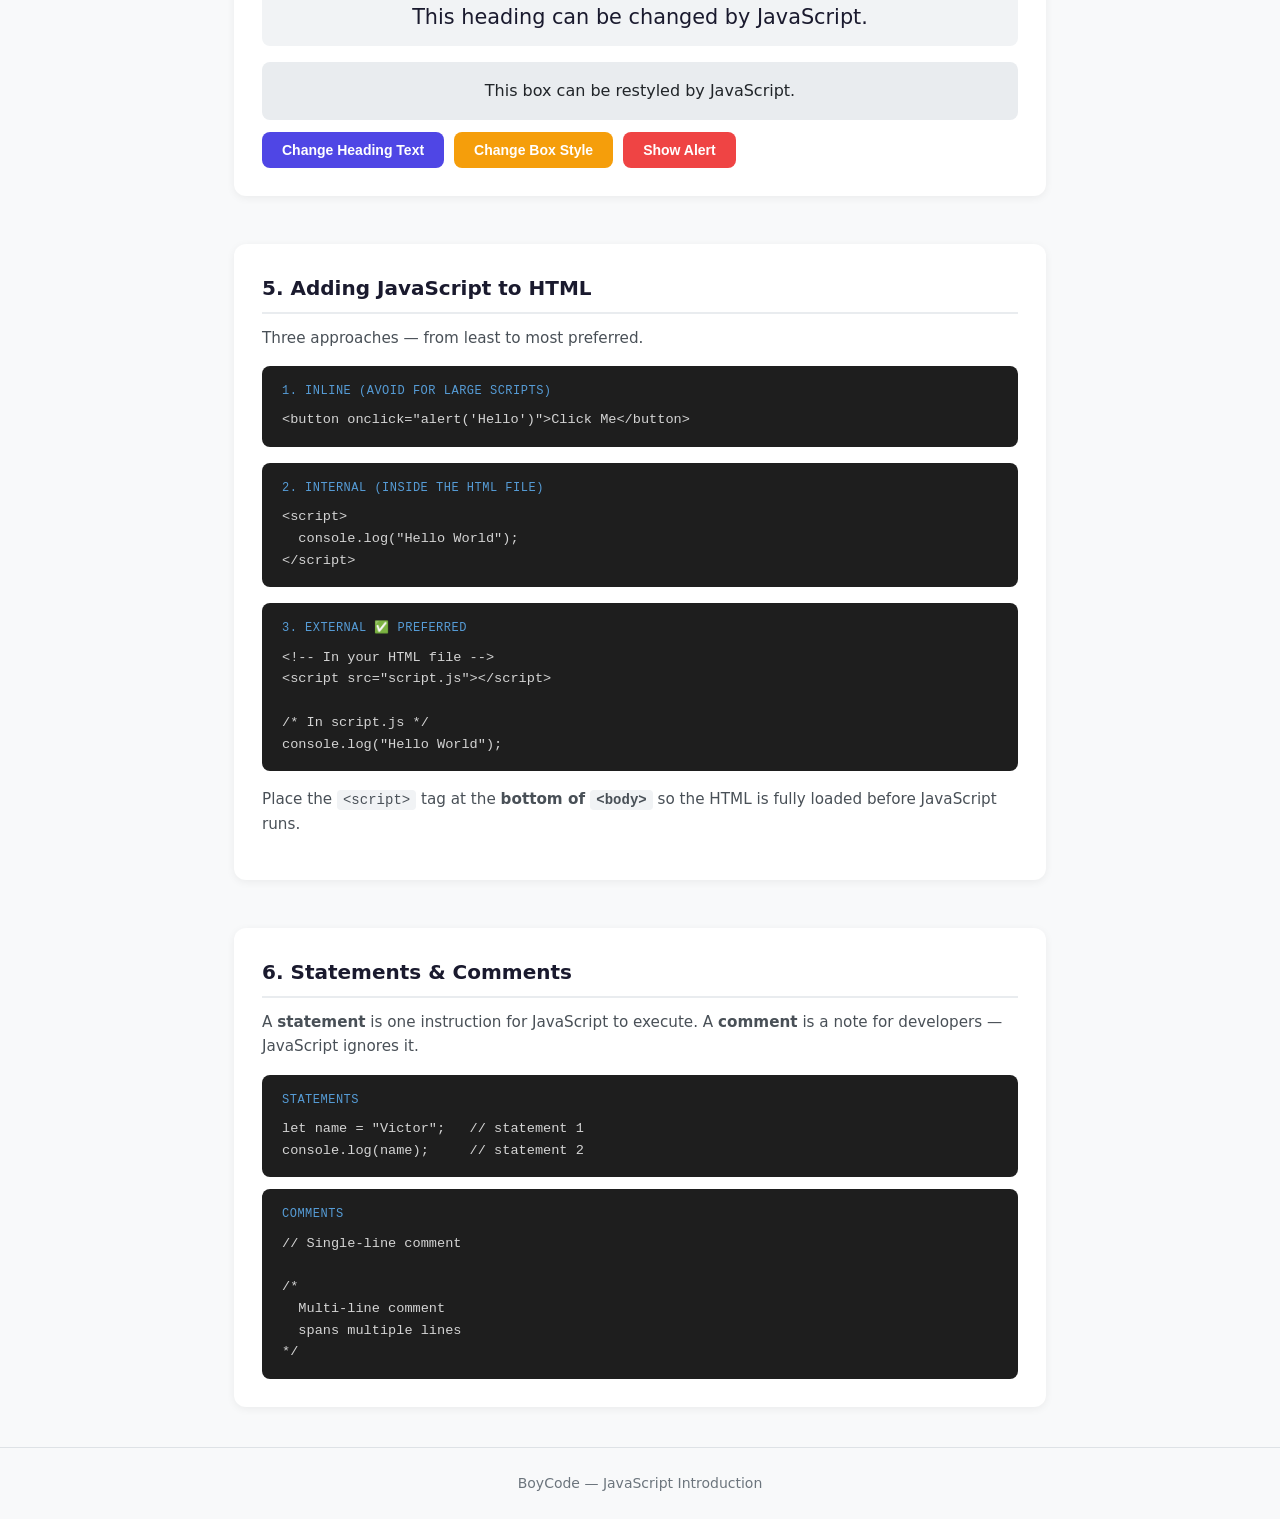
<file: 06-js-intro/index.html>
<!DOCTYPE html>
<html lang="en">
  <head>
    <meta charset="UTF-8" />
    <meta name="viewport" content="width=device-width, initial-scale=1.0" />
    <title>JavaScript Introduction — BoyCode</title>
    <link rel="stylesheet" href="style.css" />
  </head>
  <body>

    <header class="page-header">
      <h1>JavaScript — Introduction</h1>
      <p>Open DevTools (F12) → Console to see <code>console.log()</code> output.</p>
    </header>

    <main class="container">

      <!-- =============================================
           SECTION 1: HTML vs CSS vs JS
      ============================================== -->
      <section class="demo-section">
        <h2>1. HTML vs CSS vs JavaScript</h2>
        <p>Every webpage is built from three languages, each with a different role.</p>

        <div class="role-table">
          <div class="role-card role-html">
            <span>🏗️</span>
            HTML
            <small>Structure</small>
          </div>
          <div class="role-card role-css">
            <span>🎨</span>
            CSS
            <small>Presentation</small>
          </div>
          <div class="role-card role-js">
            <span>⚡</span>
            JavaScript
            <small>Behaviour</small>
          </div>
        </div>
      </section>

      <!-- =============================================
           SECTION 2: JavaScript Engines
      ============================================== -->
      <section class="demo-section">
        <h2>2. JavaScript Engines</h2>
        <p>
          Every browser has a built-in engine that reads and executes your JavaScript.
          You never interact with the engine directly — you just write code and the
          browser does the rest.
        </p>

        <table class="engine-table">
          <thead>
            <tr>
              <th>Browser</th>
              <th>JavaScript Engine</th>
            </tr>
          </thead>
          <tbody>
            <tr><td>Chrome</td><td>V8</td></tr>
            <tr><td>Edge</td><td>V8</td></tr>
            <tr><td>Firefox</td><td>SpiderMonkey</td></tr>
            <tr><td>Safari</td><td>JavaScriptCore</td></tr>
          </tbody>
        </table>

        <p style="margin-top: 16px;">
          Chrome's <strong>V8</strong> engine also powers <strong>Node.js</strong>,
          which is why JavaScript can run on a server too.
        </p>
      </section>

      <!-- =============================================
           SECTION 3: console.log()
      ============================================== -->
      <section class="demo-section">
        <h2>3. console.log() — Printing to the Console</h2>
        <p>
          Open DevTools → Console and you will see the output from
          <code>script.js</code>. Here is what it looks like:
        </p>

        <div class="console-demo">
          <div class="console-line">
            <span class="console-arrow">&gt;</span>
            <span class="console-input">console.log("Hello World");</span>
          </div>
          <div class="console-line">
            <span class="console-arrow">←</span>
            <span class="console-output">Hello World</span>
          </div>

          <div class="console-line" style="margin-top: 8px;">
            <span class="console-arrow">&gt;</span>
            <span class="console-input">console.log(10 + 5);</span>
          </div>
          <div class="console-line">
            <span class="console-arrow">←</span>
            <span class="console-output">15</span>
          </div>

          <div class="console-line" style="margin-top: 8px;">
            <span class="console-arrow">&gt;</span>
            <span class="console-input">console.log("Victor");</span>
          </div>
          <div class="console-line">
            <span class="console-arrow">←</span>
            <span class="console-output">Victor</span>
          </div>
        </div>
      </section>

      <!-- =============================================
           SECTION 4: What JavaScript Can Do
           Live DOM demo — buttons trigger script.js functions
      ============================================== -->
      <section class="demo-section">
        <h2>4. What JavaScript Can Do — Live Demo</h2>
        <p>
          Click the buttons below. JavaScript will change the content and
          styles of elements on this page in real time.
        </p>

        <div class="dom-demo">
          <div id="demo-heading">This heading can be changed by JavaScript.</div>
          <div id="demo-box">This box can be restyled by JavaScript.</div>
        </div>

        <div class="btn-group">
          <button class="btn btn-primary" onclick="changeHeading()">
            Change Heading Text
          </button>
          <button class="btn btn-warning" onclick="changeStyle()">
            Change Box Style
          </button>
          <button class="btn btn-danger" onclick="showAlert()">
            Show Alert
          </button>
        </div>
      </section>

      <!-- =============================================
           SECTION 5: Adding JavaScript to HTML
      ============================================== -->
      <section class="demo-section">
        <h2>5. Adding JavaScript to HTML</h2>
        <p>Three approaches — from least to most preferred.</p>

        <div class="script-tag-demos">

          <div class="script-tag-block">
            <p class="label">1. Inline (avoid for large scripts)</p>
            <pre>&lt;button onclick="alert('Hello')"&gt;Click Me&lt;/button&gt;</pre>
          </div>
          <!-- <button onclick="console.log('I was clicked again')">Click Me</button> -->
          <!-- <button onkeydown="console.log('my keyboard was clicked');">Click Me</button> -->
          <!-- <button /="console.log('my keyboard was clicked');">Click Me</button> -->


          <div class="script-tag-block">
            <p class="label">2. Internal (inside the HTML file)</p>
            <pre>&lt;script&gt;
  console.log("Hello World");
&lt;/script&gt;</pre>
          </div>

          <div class="script-tag-block">
            <p class="label">3. External ✅ Preferred</p>
            <pre>&lt;!-- In your HTML file --&gt;
&lt;script src="script.js"&gt;&lt;/script&gt;

/* In script.js */
console.log("Hello World");</pre>
          </div>

        </div>

        <p style="margin-top: 16px;">
          Place the <code>&lt;script&gt;</code> tag at the <strong>bottom of
          <code>&lt;body&gt;</code></strong> so the HTML is fully loaded before
          JavaScript runs.
        </p>
      </section>

      <!-- =============================================
           SECTION 6: Statements and Comments
      ============================================== -->
      <section class="demo-section">
        <h2>6. Statements &amp; Comments</h2>

        <p>
          A <strong>statement</strong> is one instruction for JavaScript to execute.
          A <strong>comment</strong> is a note for developers — JavaScript ignores it.
        </p>

        <div class="script-tag-block">
          <p class="label">Statements</p>
          <pre>let name = "Victor";   // statement 1
console.log(name);     // statement 2</pre>
        </div>

        <div class="script-tag-block" style="margin-top: 12px;">
          <p class="label">Comments</p>
          <pre>// Single-line comment

/*
  Multi-line comment
  spans multiple lines
*/</pre>
        </div>
      </section>

    </main>

    <footer class="page-footer">
      <p>BoyCode — JavaScript Introduction</p>
      
    </footer>
    

    <!-- <script>
            console.log('hello from html')
    </script> -->

    <!-- External script — placed at the bottom of body -->
    <script src="script.js">
    </script>
  </body>
</html>
</file>
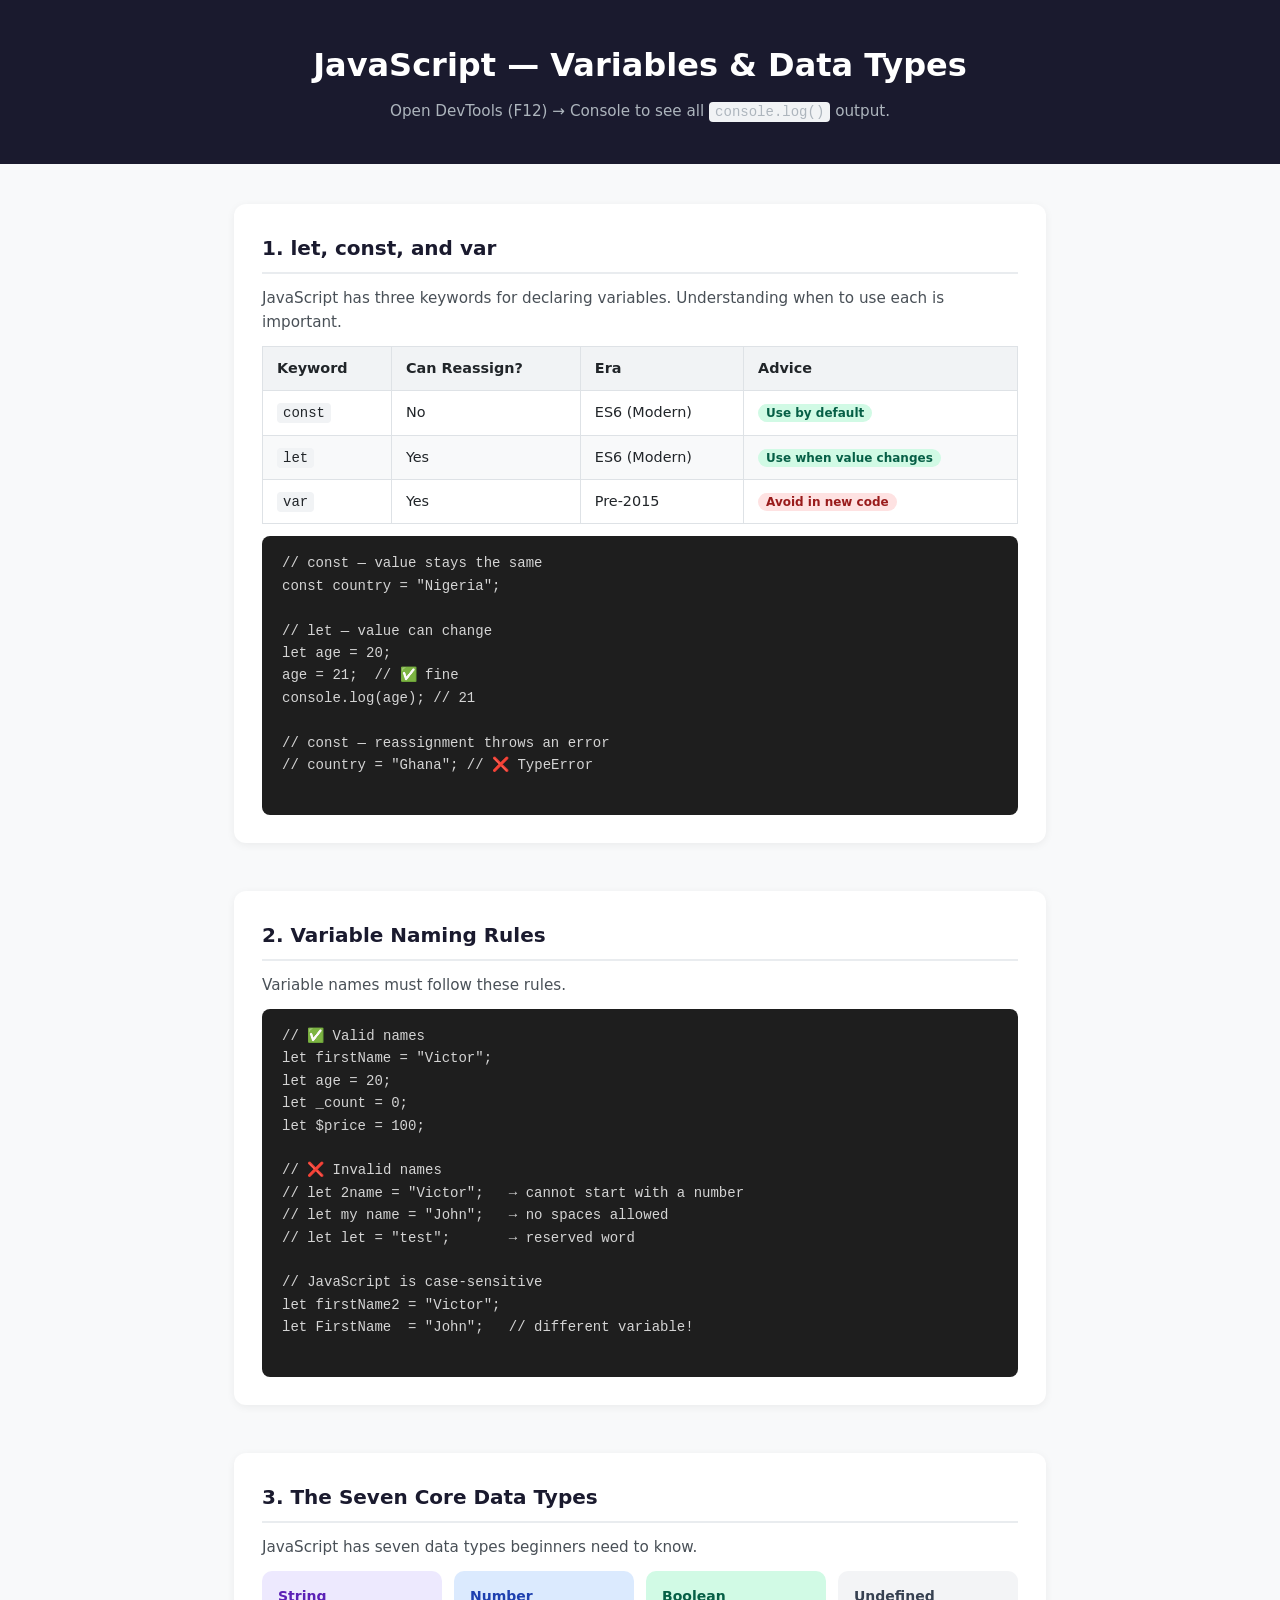
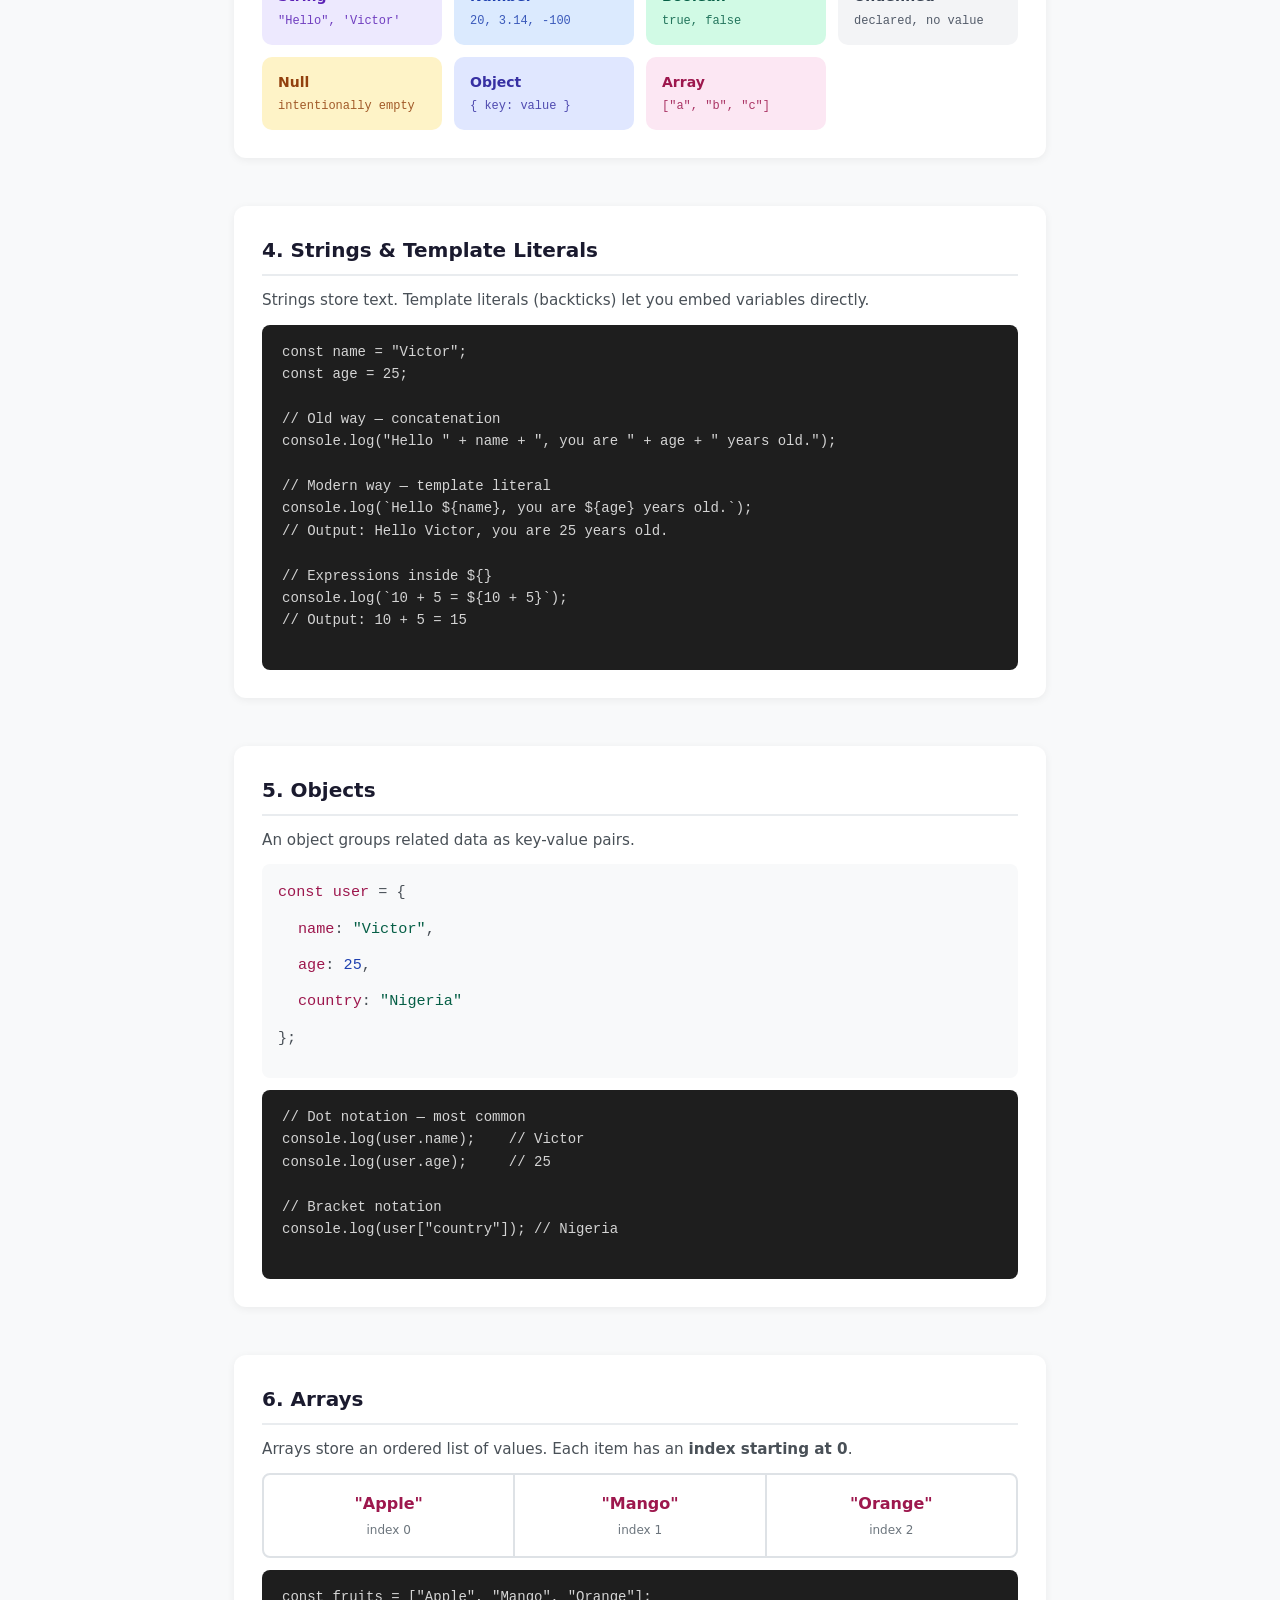
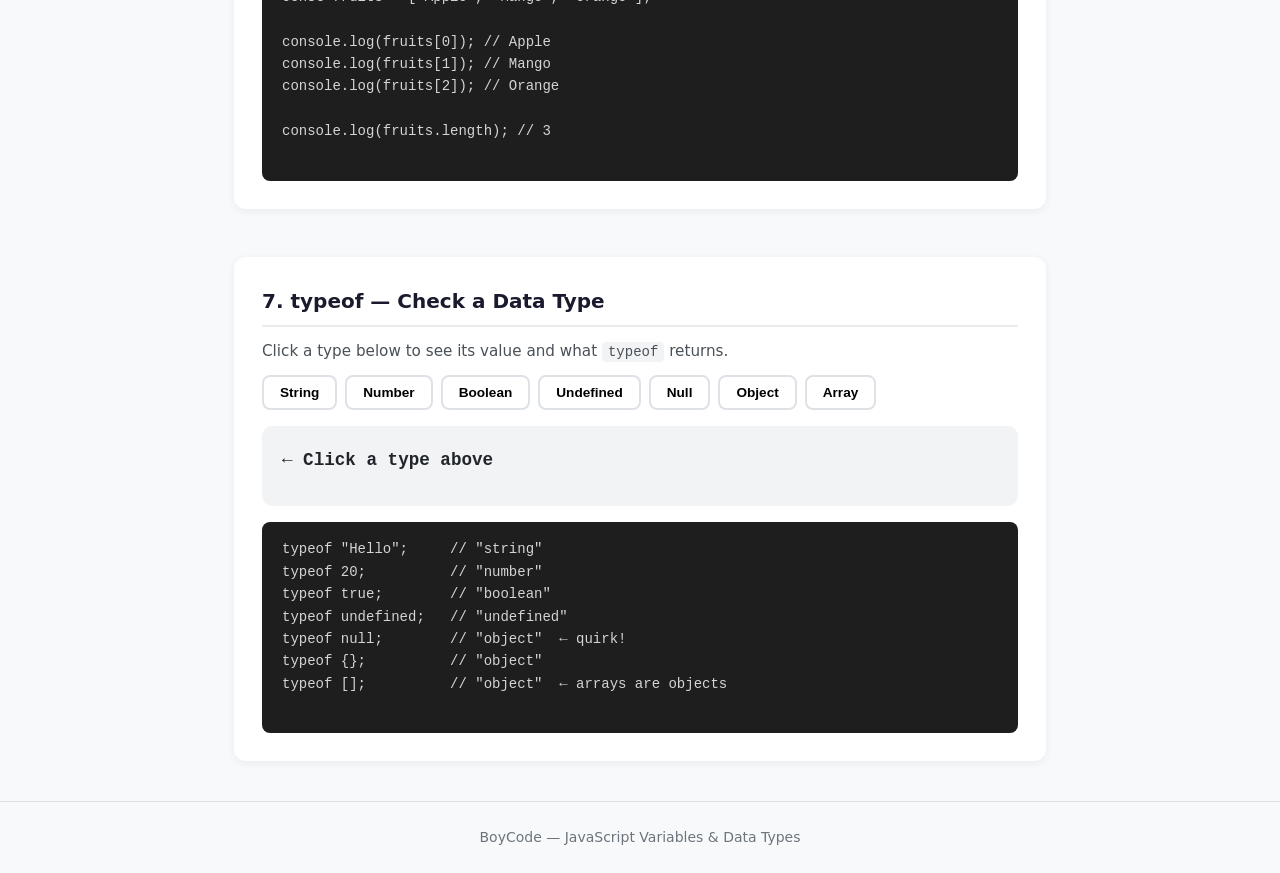
<file: 07-js-variables-and-types/index.html>
<!DOCTYPE html>
<html lang="en">
  <head>
    <meta charset="UTF-8" />
    <meta name="viewport" content="width=device-width, initial-scale=1.0" />
    <title>JS Variables &amp; Data Types — BoyCode</title>
    <link rel="stylesheet" href="style.css" />
  </head>
  <body>

    <header class="page-header">
      <h1>JavaScript — Variables &amp; Data Types</h1>
      <p>Open DevTools (F12) → Console to see all <code>console.log()</code> output.</p>
    </header>

    <main class="container">

      <!-- =============================================
           SECTION 1: let / const / var comparison
      ============================================== -->
      <section class="demo-section">
        <h2>1. let, const, and var</h2>
        <p>JavaScript has three keywords for declaring variables. Understanding when to use each is important.</p>

        <table class="var-table">
          <thead>
            <tr>
              <th>Keyword</th>
              <th>Can Reassign?</th>
              <th>Era</th>
              <th>Advice</th>
            </tr>
          </thead>
          <tbody>
            <tr>
              <td><code>const</code></td>
              <td>No</td>
              <td>ES6 (Modern)</td>
              <td><span class="tag-prefer">Use by default</span></td>
            </tr>
            <tr>
              <td><code>let</code></td>
              <td>Yes</td>
              <td>ES6 (Modern)</td>
              <td><span class="tag-prefer">Use when value changes</span></td>
            </tr>
            <tr>
              <td><code>var</code></td>
              <td>Yes</td>
              <td>Pre-2015</td>
              <td><span class="tag-avoid">Avoid in new code</span></td>
            </tr>
          </tbody>
        </table>

        <pre class="code-block">
// const — value stays the same
const country = "Nigeria";

// let — value can change
let age = 20;
age = 21;  // ✅ fine
console.log(age); // 21

// const — reassignment throws an error
// country = "Ghana"; // ❌ TypeError
        </pre>
      </section>

      <!-- =============================================
           SECTION 2: Naming Rules
      ============================================== -->
      <section class="demo-section">
        <h2>2. Variable Naming Rules</h2>
        <p>Variable names must follow these rules.</p>

        <pre class="code-block">
// ✅ Valid names
let firstName = "Victor";
let age = 20;
let _count = 0;
let $price = 100;

// ❌ Invalid names
// let 2name = "Victor";   → cannot start with a number
// let my name = "John";   → no spaces allowed
// let let = "test";       → reserved word

// JavaScript is case-sensitive
let firstName2 = "Victor";
let FirstName  = "John";   // different variable!
        </pre>
      </section>

      <!-- =============================================
           SECTION 3: Data Types overview
      ============================================== -->
      <section class="demo-section">
        <h2>3. The Seven Core Data Types</h2>
        <p>JavaScript has seven data types beginners need to know.</p>

        <div class="types-grid">
          <div class="type-pill pill-string">
            String
            <span>"Hello", 'Victor'</span>
          </div>
          <div class="type-pill pill-number">
            Number
            <span>20, 3.14, -100</span>
          </div>
          <div class="type-pill pill-boolean">
            Boolean
            <span>true, false</span>
          </div>
          <div class="type-pill pill-undefined">
            Undefined
            <span>declared, no value</span>
          </div>
          <div class="type-pill pill-null">
            Null
            <span>intentionally empty</span>
          </div>
          <div class="type-pill pill-object">
            Object
            <span>{ key: value }</span>
          </div>
          <div class="type-pill pill-array">
            Array
            <span>["a", "b", "c"]</span>
          </div>
        </div>
      </section>

      <!-- =============================================
           SECTION 4: Strings & Template Literals
      ============================================== -->
      <section class="demo-section">
        <h2>4. Strings &amp; Template Literals</h2>
        <p>Strings store text. Template literals (backticks) let you embed variables directly.</p>

        <pre class="code-block">
const name = "Victor";
const age = 25;

// Old way — concatenation
console.log("Hello " + name + ", you are " + age + " years old.");

// Modern way — template literal
console.log(`Hello ${name}, you are ${age} years old.`);
// Output: Hello Victor, you are 25 years old.

// Expressions inside ${}
console.log(`10 + 5 = ${10 + 5}`);
// Output: 10 + 5 = 15
        </pre>
      </section>

      <!-- =============================================
           SECTION 5: Objects
      ============================================== -->
      <section class="demo-section">
        <h2>5. Objects</h2>
        <p>An object groups related data as key-value pairs.</p>

        <div class="object-demo">
          <p>
            <span class="obj-key">const user</span> = {
          </p>
          <p style="padding-left: 20px;">
            <span class="obj-key">name</span>: <span class="obj-string">"Victor"</span>,
          </p>
          <p style="padding-left: 20px;">
            <span class="obj-key">age</span>: <span class="obj-value">25</span>,
          </p>
          <p style="padding-left: 20px;">
            <span class="obj-key">country</span>: <span class="obj-string">"Nigeria"</span>
          </p>
          <p>};</p>
        </div>

        <pre class="code-block" style="margin-top: 12px;">
// Dot notation — most common
console.log(user.name);    // Victor
console.log(user.age);     // 25

// Bracket notation
console.log(user["country"]); // Nigeria
        </pre>
      </section>

      <!-- =============================================
           SECTION 6: Arrays
      ============================================== -->
      <section class="demo-section">
        <h2>6. Arrays</h2>
        <p>
          Arrays store an ordered list of values. Each item has an
          <strong>index starting at 0</strong>.
        </p>

        <div class="array-visual">
          <div class="array-cell">
            <div class="value">"Apple"</div>
            <div class="index">index 0</div>
          </div>
          <div class="array-cell">
            <div class="value">"Mango"</div>
            <div class="index">index 1</div>
          </div>
          <div class="array-cell">
            <div class="value">"Orange"</div>
            <div class="index">index 2</div>
          </div>
        </div>

        <pre class="code-block" style="margin-top: 12px;">
const fruits = ["Apple", "Mango", "Orange"];

console.log(fruits[0]); // Apple
console.log(fruits[1]); // Mango
console.log(fruits[2]); // Orange

console.log(fruits.length); // 3
        </pre>
      </section>

      <!-- =============================================
           SECTION 7: typeof explorer (interactive)
      ============================================== -->
      <section class="demo-section">
        <h2>7. typeof — Check a Data Type</h2>
        <p>Click a type below to see its value and what <code>typeof</code> returns.</p>

        <div class="type-explorer">
          <div class="type-buttons">
            <button class="type-btn" onclick="updateCard('string')">String</button>
            <button class="type-btn" onclick="updateCard('number')">Number</button>
            <button class="type-btn" onclick="updateCard('boolean')">Boolean</button>
            <button class="type-btn" onclick="updateCard('undefined')">Undefined</button>
            <button class="type-btn" onclick="updateCard('null')">Null</button>
            <button class="type-btn" onclick="updateCard('object')">Object</button>
            <button class="type-btn" onclick="updateCard('array')">Array</button>
          </div>

          <div class="type-card" id="type-display">
            <span id="type-value">← Click a type above</span>
            <span id="type-typeof"></span>
          </div>
        </div>

        <pre class="code-block" style="margin-top: 16px;">
typeof "Hello";     // "string"
typeof 20;          // "number"
typeof true;        // "boolean"
typeof undefined;   // "undefined"
typeof null;        // "object"  ← quirk!
typeof {};          // "object"
typeof [];          // "object"  ← arrays are objects
        </pre>
      </section>

    </main>

    <footer class="page-footer">
      <p>BoyCode — JavaScript Variables &amp; Data Types</p>
    </footer>

    <script src="script.js"></script>
  </body>
</html>
</file>
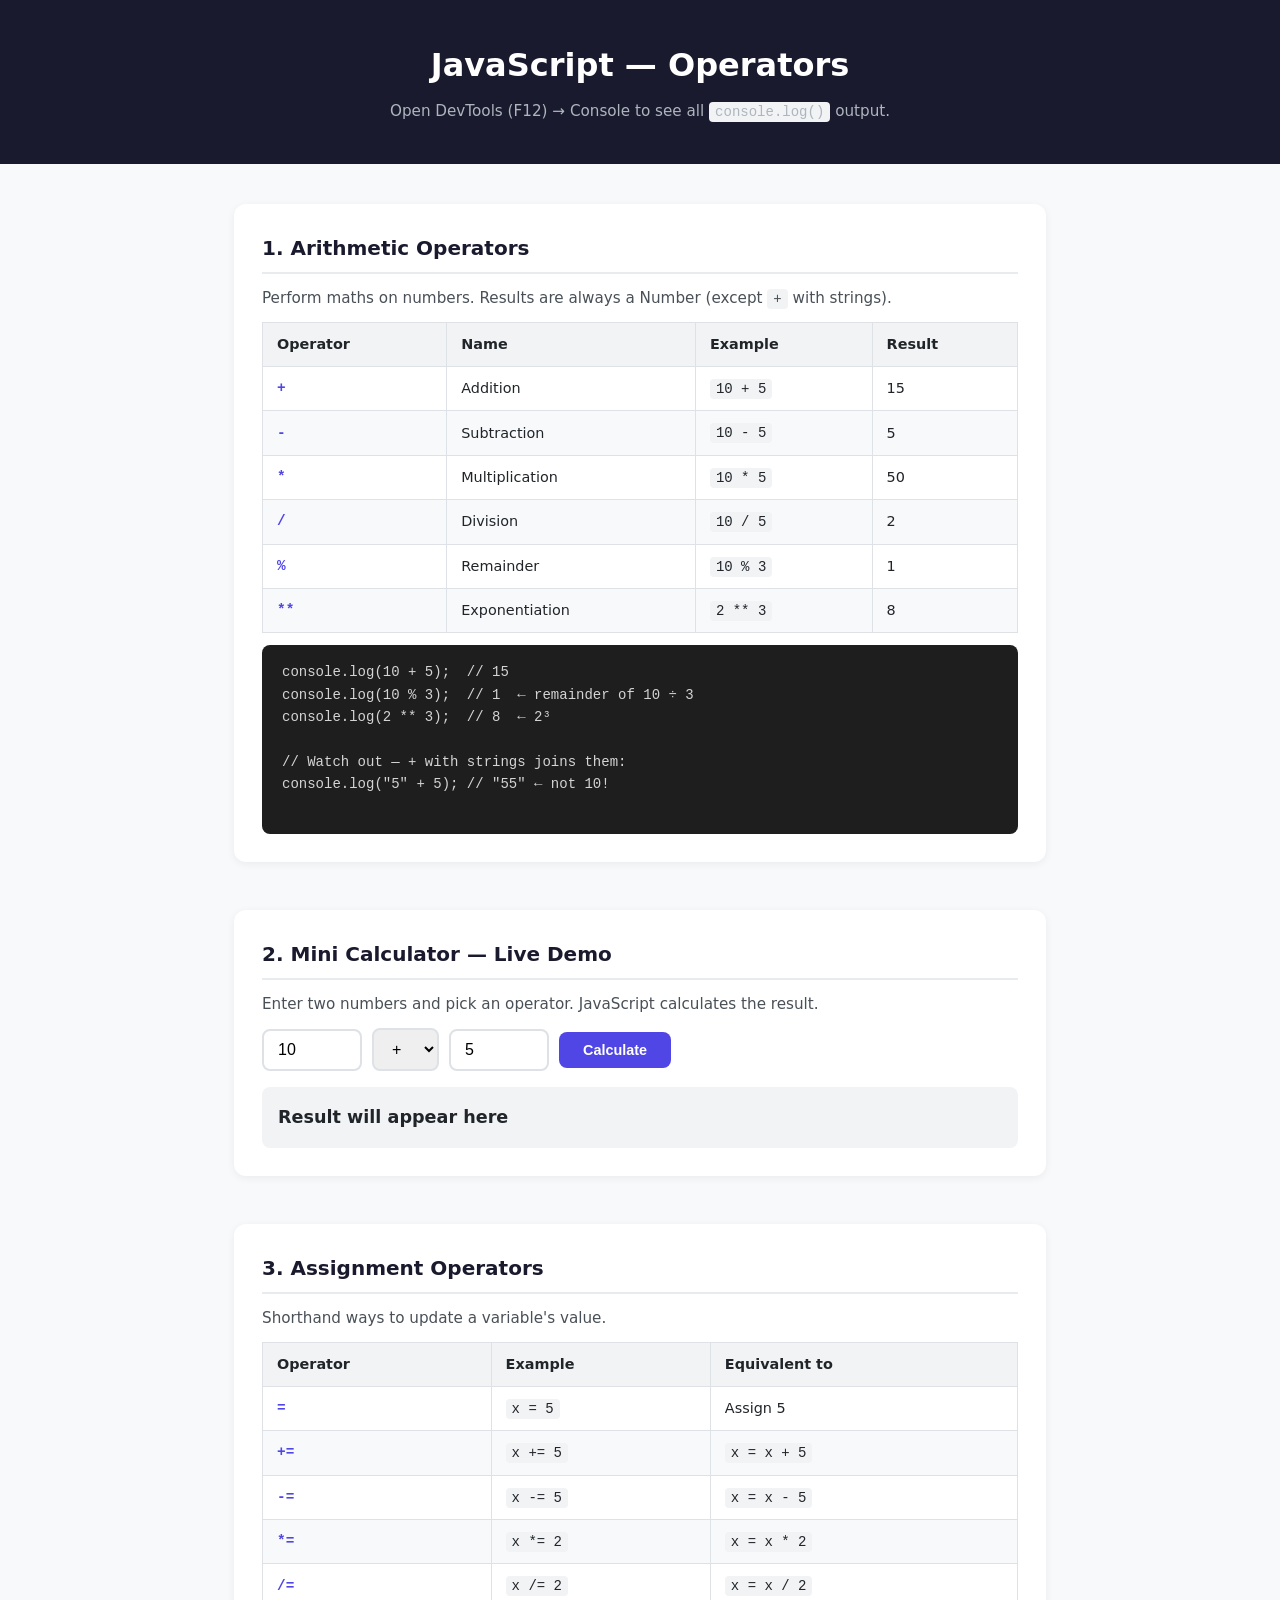
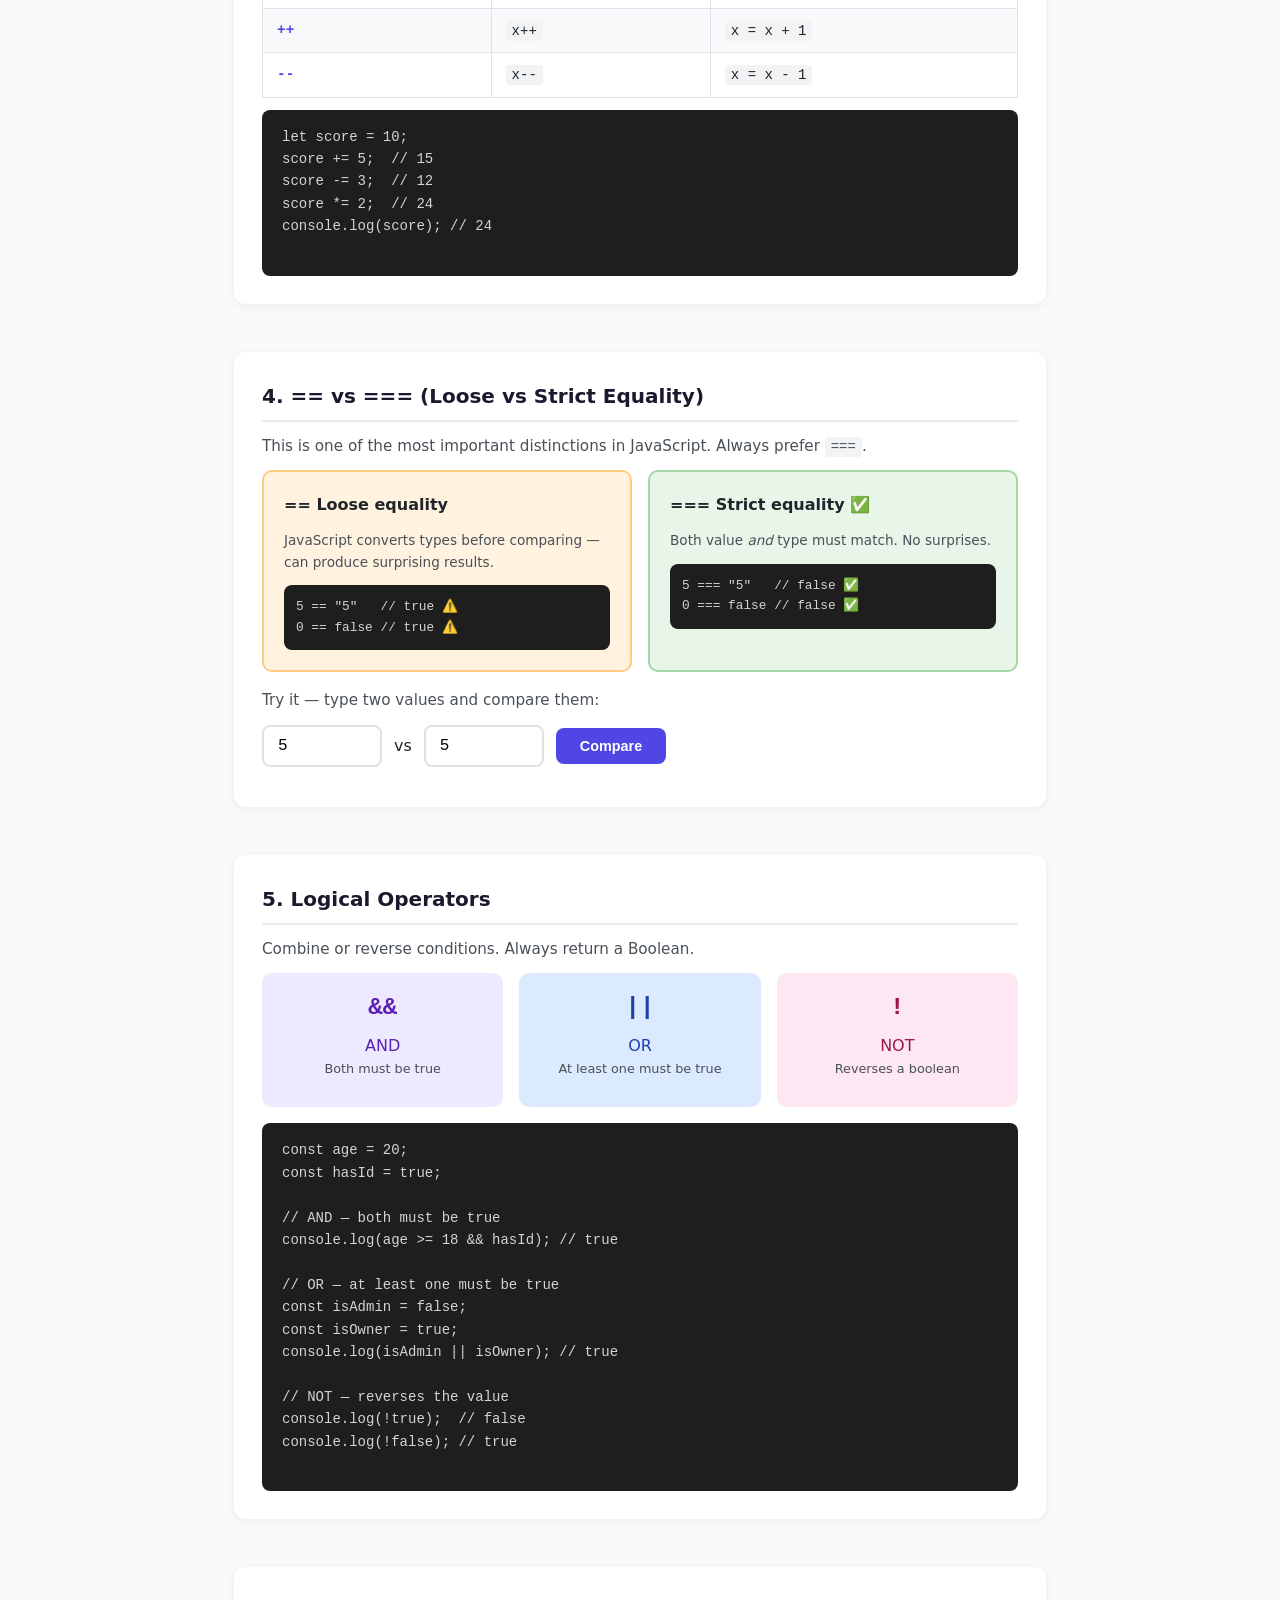
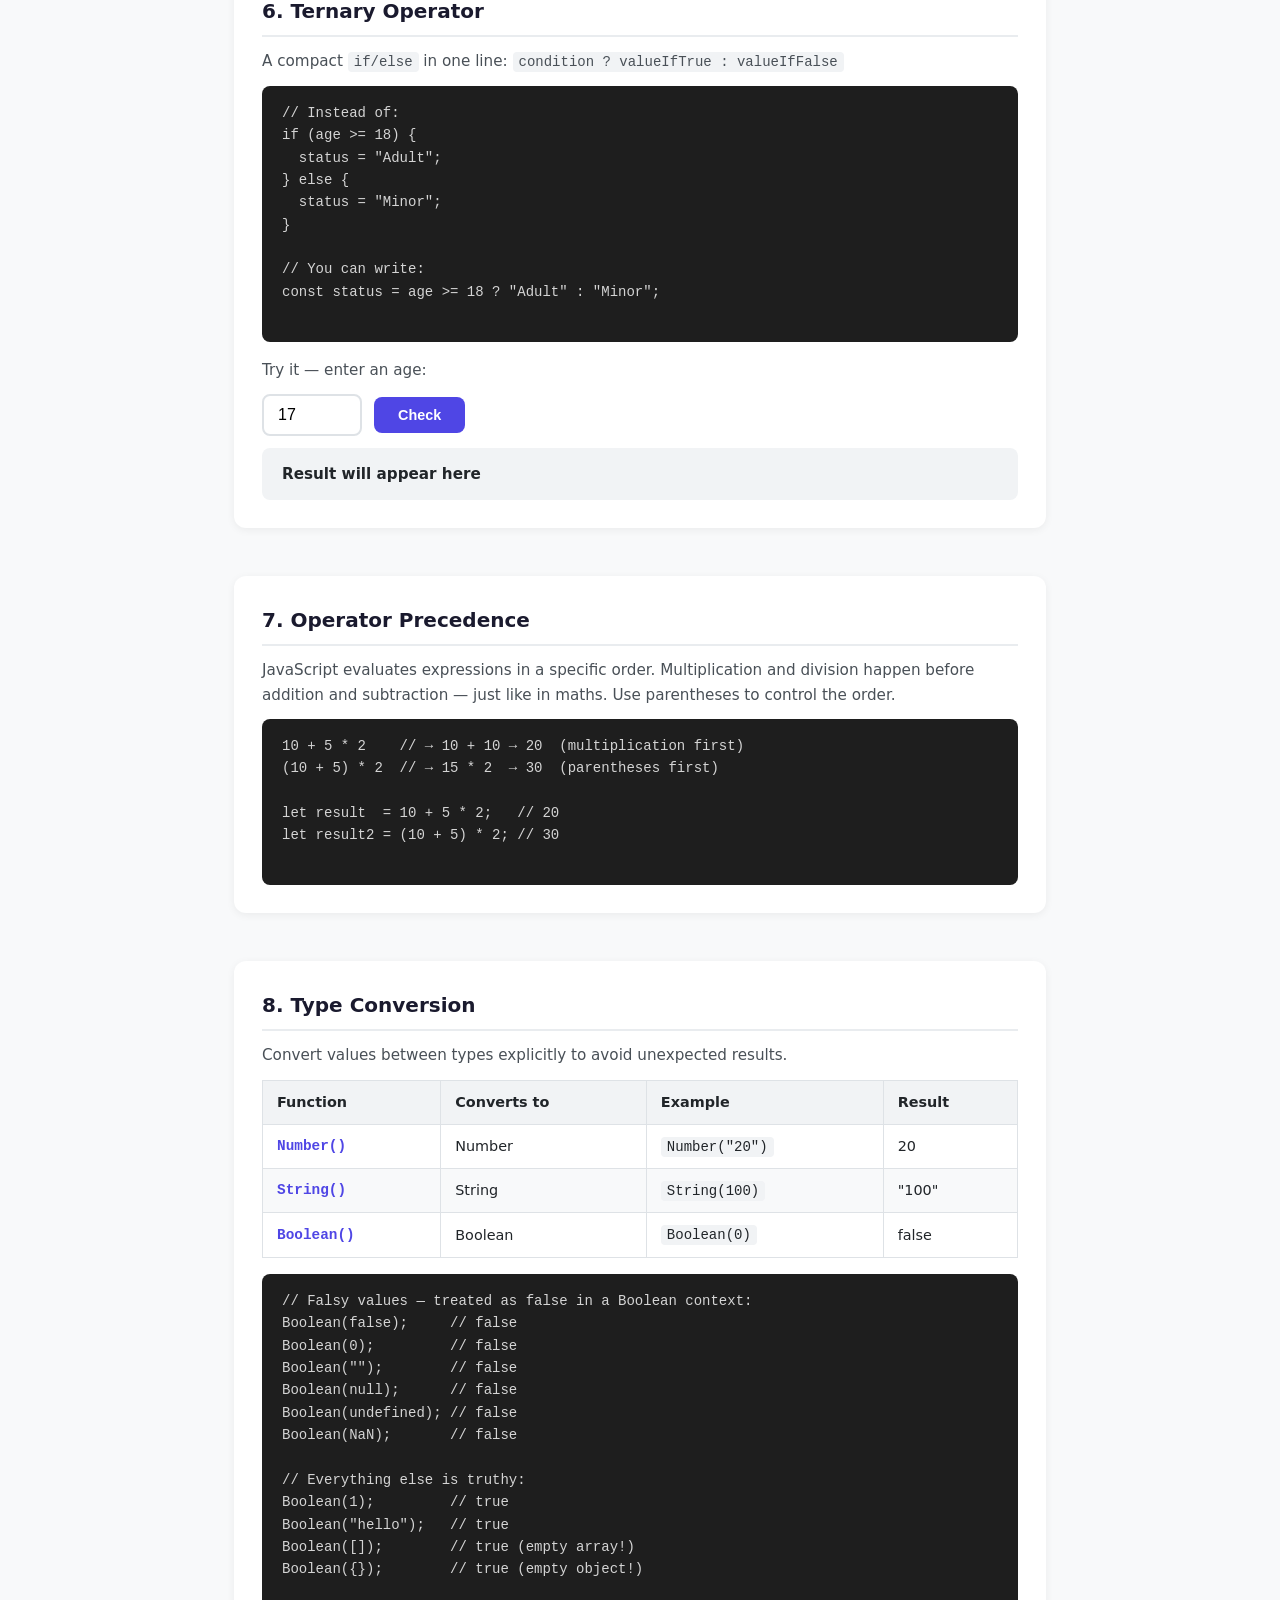
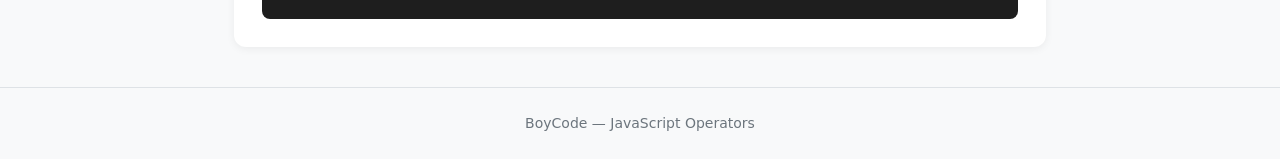
<file: 08-js-operators/index.html>
<!DOCTYPE html>
<html lang="en">
  <head>
    <meta charset="UTF-8" />
    <meta name="viewport" content="width=device-width, initial-scale=1.0" />
    <title>JS Operators — BoyCode</title>
    <link rel="stylesheet" href="style.css" />
  </head>
  <body>

    <header class="page-header">
      <h1>JavaScript — Operators</h1>
      <p>Open DevTools (F12) → Console to see all <code>console.log()</code> output.</p>
    </header>

    <main class="container">

      <!-- =============================================
           SECTION 1: Arithmetic Operators
      ============================================== -->
      <section class="demo-section">
        <h2>1. Arithmetic Operators</h2>
        <p>Perform maths on numbers. Results are always a Number (except <code>+</code> with strings).</p>

        <table class="op-table">
          <thead>
            <tr>
              <th>Operator</th>
              <th>Name</th>
              <th>Example</th>
              <th>Result</th>
            </tr>
          </thead>
          <tbody>
            <tr><td>+</td><td>Addition</td><td><code>10 + 5</code></td><td>15</td></tr>
            <tr><td>-</td><td>Subtraction</td><td><code>10 - 5</code></td><td>5</td></tr>
            <tr><td>*</td><td>Multiplication</td><td><code>10 * 5</code></td><td>50</td></tr>
            <tr><td>/</td><td>Division</td><td><code>10 / 5</code></td><td>2</td></tr>
            <tr><td>%</td><td>Remainder</td><td><code>10 % 3</code></td><td>1</td></tr>
            <tr><td>**</td><td>Exponentiation</td><td><code>2 ** 3</code></td><td>8</td></tr>
          </tbody>
        </table>

        <pre class="code-block">
console.log(10 + 5);  // 15
console.log(10 % 3);  // 1  ← remainder of 10 ÷ 3
console.log(2 ** 3);  // 8  ← 2³

// Watch out — + with strings joins them:
console.log("5" + 5); // "55" ← not 10!
        </pre>
      </section>

      <!-- =============================================
           SECTION 2: Interactive Calculator
      ============================================== -->
      <section class="demo-section">
        <h2>2. Mini Calculator — Live Demo</h2>
        <p>Enter two numbers and pick an operator. JavaScript calculates the result.</p>

        <div class="calculator">
          <div class="calc-inputs">
            <input type="number" id="num1" value="10" />
            <select id="operator">
              <option value="+">+</option>
              <option value="-">−</option>
              <option value="*">×</option>
              <option value="/">/</option>
              <option value="%">%</option>
              <option value="**">**</option>
            </select>
            <input type="number" id="num2" value="5" />
            <button class="btn-calc" onclick="calculate()">Calculate</button>
          </div>
          <div id="calc-result">Result will appear here</div>
        </div>
      </section>

      <!-- =============================================
           SECTION 3: Assignment Operators
      ============================================== -->
      <section class="demo-section">
        <h2>3. Assignment Operators</h2>
        <p>Shorthand ways to update a variable's value.</p>

        <table class="op-table">
          <thead>
            <tr>
              <th>Operator</th>
              <th>Example</th>
              <th>Equivalent to</th>
            </tr>
          </thead>
          <tbody>
            <tr><td>=</td><td><code>x = 5</code></td><td>Assign 5</td></tr>
            <tr><td>+=</td><td><code>x += 5</code></td><td><code>x = x + 5</code></td></tr>
            <tr><td>-=</td><td><code>x -= 5</code></td><td><code>x = x - 5</code></td></tr>
            <tr><td>*=</td><td><code>x *= 2</code></td><td><code>x = x * 2</code></td></tr>
            <tr><td>/=</td><td><code>x /= 2</code></td><td><code>x = x / 2</code></td></tr>
            <tr><td>++</td><td><code>x++</code></td><td><code>x = x + 1</code></td></tr>
            <tr><td>--</td><td><code>x--</code></td><td><code>x = x - 1</code></td></tr>
          </tbody>
        </table>

        <pre class="code-block">
let score = 10;
score += 5;  // 15
score -= 3;  // 12
score *= 2;  // 24
console.log(score); // 24
        </pre>
      </section>

      <!-- =============================================
           SECTION 4: == vs ===
      ============================================== -->
      <section class="demo-section">
        <h2>4. == vs === (Loose vs Strict Equality)</h2>
        <p>
          This is one of the most important distinctions in JavaScript.
          Always prefer <code>===</code>.
        </p>

        <div class="equality-cards">
          <div class="eq-card eq-loose">
            <h3>== Loose equality</h3>
            <p style="font-size:0.85rem; margin-bottom: 8px;">
              JavaScript converts types before comparing — can produce surprising results.
            </p>
            <pre class="code-block">
5 == "5"   // true ⚠️
0 == false // true ⚠️</pre>
          </div>

          <div class="eq-card eq-strict">
            <h3>=== Strict equality ✅</h3>
            <p style="font-size:0.85rem; margin-bottom: 8px;">
              Both value <em>and</em> type must match. No surprises.
            </p>
            <pre class="code-block">
5 === "5"   // false ✅
0 === false // false ✅</pre>
          </div>
        </div>

        <p style="margin-top: 16px;">Try it — type two values and compare them:</p>

        <div class="cmp-demo">
          <div class="cmp-inputs">
            <input type="text" id="cmp1" value="5" placeholder="value 1" />
            <span>vs</span>
            <input type="text" id="cmp2" value="5" placeholder="value 2" />
            <button class="btn-calc" onclick="compareValues()">Compare</button>
          </div>
          <div id="cmp-output"></div>
        </div>
      </section>

      <!-- =============================================
           SECTION 5: Logical Operators
      ============================================== -->
      <section class="demo-section">
        <h2>5. Logical Operators</h2>
        <p>Combine or reverse conditions. Always return a Boolean.</p>

        <div class="logical-grid">
          <div class="logical-card logical-and">
            <span class="op">&amp;&amp;</span>
            AND
            <p class="rule">Both must be true</p>
          </div>
          <div class="logical-card logical-or">
            <span class="op">||</span>
            OR
            <p class="rule">At least one must be true</p>
          </div>
          <div class="logical-card logical-not">
            <span class="op">!</span>
            NOT
            <p class="rule">Reverses a boolean</p>
          </div>
        </div>

        <pre class="code-block" style="margin-top: 16px;">
const age = 20;
const hasId = true;

// AND — both must be true
console.log(age >= 18 && hasId); // true

// OR — at least one must be true
const isAdmin = false;
const isOwner = true;
console.log(isAdmin || isOwner); // true

// NOT — reverses the value
console.log(!true);  // false
console.log(!false); // true
        </pre>
      </section>

      <!-- =============================================
           SECTION 6: Ternary Operator — live demo
      ============================================== -->
      <section class="demo-section">
        <h2>6. Ternary Operator</h2>
        <p>
          A compact <code>if/else</code> in one line:
          <code>condition ? valueIfTrue : valueIfFalse</code>
        </p>

        <pre class="code-block">
// Instead of:
if (age >= 18) {
  status = "Adult";
} else {
  status = "Minor";
}

// You can write:
const status = age >= 18 ? "Adult" : "Minor";
        </pre>

        <p style="margin-top: 16px;">Try it — enter an age:</p>

        <div class="age-check">
          <div class="age-check-row">
            <input type="number" id="age-input" value="17" min="0" max="120" />
            <button class="btn-calc" onclick="checkAge()">Check</button>
          </div>
          <div class="result-display" id="age-result">
            Result will appear here
          </div>
        </div>
      </section>

      <!-- =============================================
           SECTION 7: Operator Precedence
      ============================================== -->
      <section class="demo-section">
        <h2>7. Operator Precedence</h2>
        <p>
          JavaScript evaluates expressions in a specific order. Multiplication
          and division happen before addition and subtraction — just like in maths.
          Use parentheses to control the order.
        </p>

        <pre class="code-block">
10 + 5 * 2    // → 10 + 10 → 20  (multiplication first)
(10 + 5) * 2  // → 15 * 2  → 30  (parentheses first)

let result  = 10 + 5 * 2;   // 20
let result2 = (10 + 5) * 2; // 30
        </pre>
      </section>

      <!-- =============================================
           SECTION 8: Type Conversion
      ============================================== -->
      <section class="demo-section">
        <h2>8. Type Conversion</h2>
        <p>Convert values between types explicitly to avoid unexpected results.</p>

        <table class="op-table">
          <thead>
            <tr>
              <th>Function</th>
              <th>Converts to</th>
              <th>Example</th>
              <th>Result</th>
            </tr>
          </thead>
          <tbody>
            <tr>
              <td>Number()</td>
              <td>Number</td>
              <td><code>Number("20")</code></td>
              <td>20</td>
            </tr>
            <tr>
              <td>String()</td>
              <td>String</td>
              <td><code>String(100)</code></td>
              <td>"100"</td>
            </tr>
            <tr>
              <td>Boolean()</td>
              <td>Boolean</td>
              <td><code>Boolean(0)</code></td>
              <td>false</td>
            </tr>
          </tbody>
        </table>

        <pre class="code-block" style="margin-top: 16px;">
// Falsy values — treated as false in a Boolean context:
Boolean(false);     // false
Boolean(0);         // false
Boolean("");        // false
Boolean(null);      // false
Boolean(undefined); // false
Boolean(NaN);       // false

// Everything else is truthy:
Boolean(1);         // true
Boolean("hello");   // true
Boolean([]);        // true (empty array!)
Boolean({});        // true (empty object!)
        </pre>
      </section>

    </main>

    <footer class="page-footer">
      <p>BoyCode — JavaScript Operators</p>
    </footer>

    <script src="script.js"></script>
  </body>
</html>
</file>
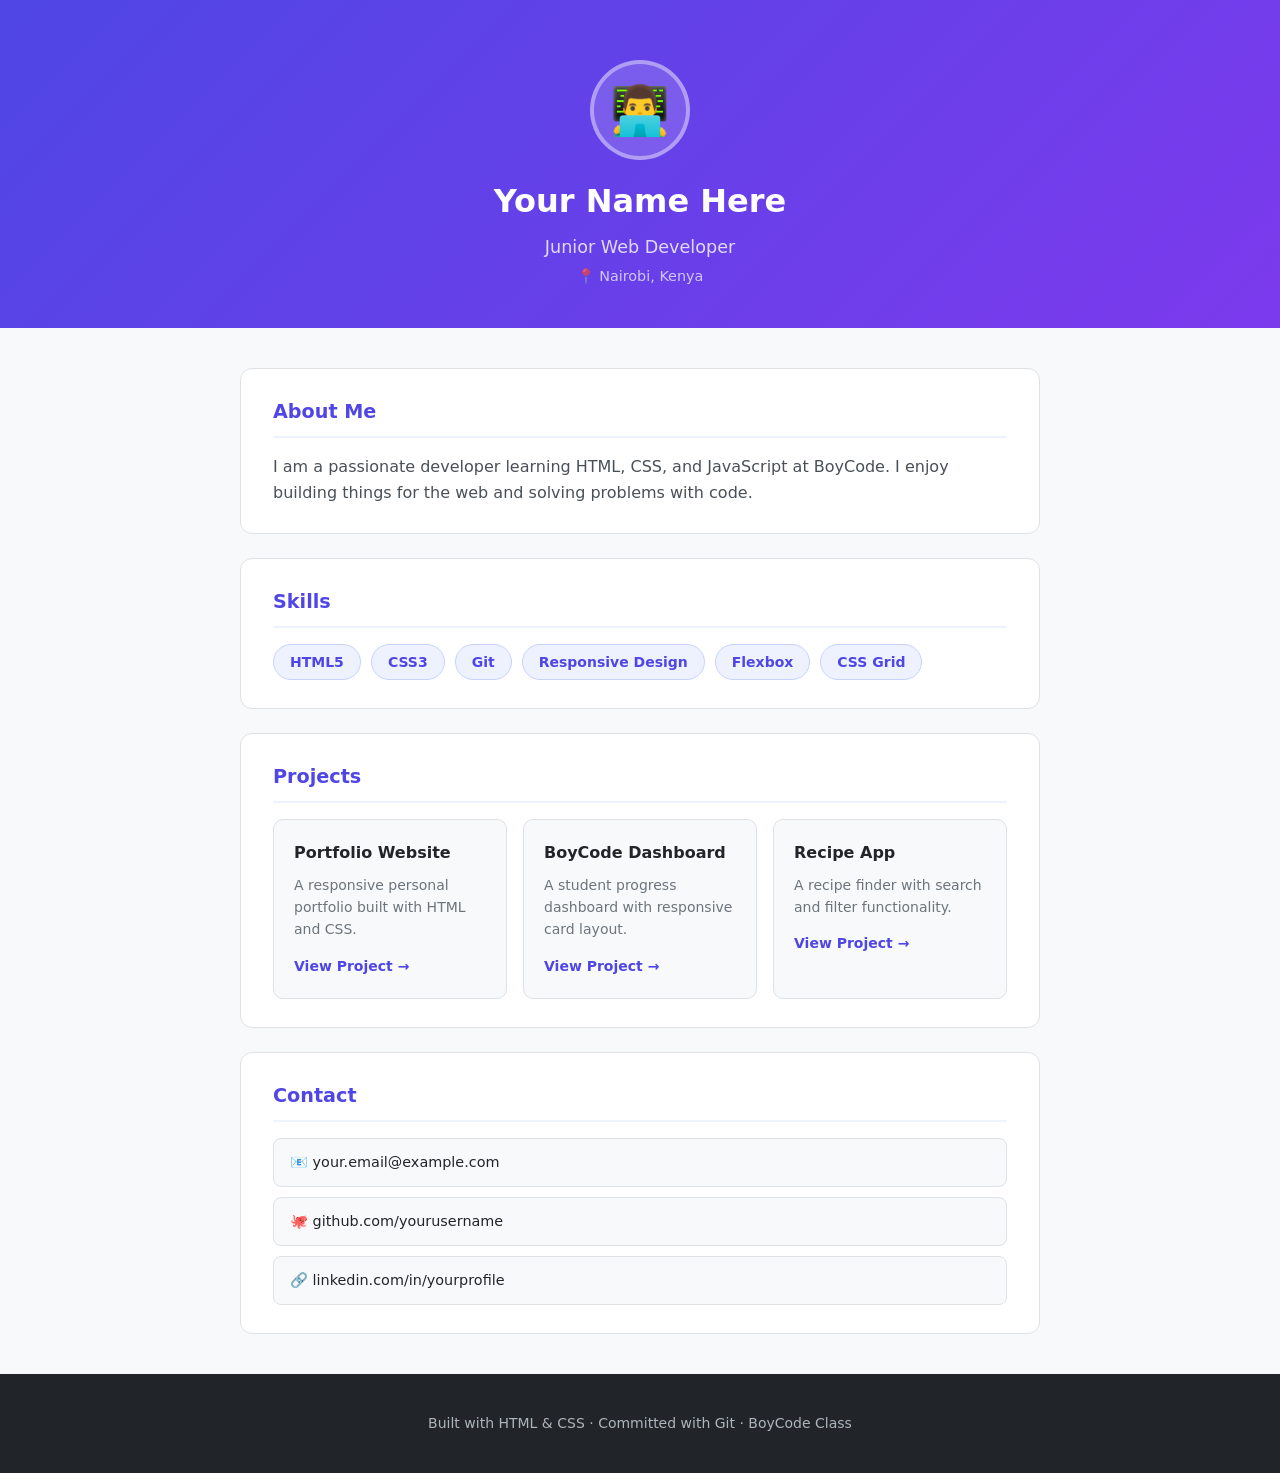
<file: 03-git-basics/sample-project/index.html>
<!DOCTYPE html>
<html lang="en">
  <head>
    <meta charset="UTF-8" />
    <meta name="viewport" content="width=device-width, initial-scale=1.0" />
    <title>My Developer Profile — BoyCode</title>
    <link rel="stylesheet" href="style.css" />
  </head>
  <body>

    <!--
      This is the sample project students will commit to GitHub.

      Git exercise steps:
        1.  cd into this folder (sample-project/)
        2.  git init
        3.  git status
        4.  git add .
        5.  git commit -m "feat: create developer profile page"
        6.  git log --oneline
        7.  Make a change below (e.g., update the name or bio)
        8.  git status
        9.  git add .
        10. git commit -m "feat: update profile details"
        11. git log --oneline   <-- you now have 2 commits
        12. Connect to GitHub and push
    -->

    <header class="profile-header">
      <div class="avatar-wrapper">
        <div class="avatar">👨‍💻</div>
      </div>
      <h1 class="profile-name">Your Name Here</h1>
      <p class="profile-role">Junior Web Developer</p>
      <p class="profile-location">📍 Nairobi, Kenya</p>
    </header>

    <main class="container">

      <!-- ABOUT -->
      <section class="card" id="about">
        <h2>About Me</h2>
        <p>
          I am a passionate developer learning HTML, CSS, and JavaScript at BoyCode.
          I enjoy building things for the web and solving problems with code.
        </p>
      </section>

      <!-- SKILLS -->
      <section class="card" id="skills">
        <h2>Skills</h2>
        <div class="skills-grid">
          <span class="skill-badge">HTML5</span>
          <span class="skill-badge">CSS3</span>
          <span class="skill-badge">Git</span>
          <span class="skill-badge">Responsive Design</span>
          <span class="skill-badge">Flexbox</span>
          <span class="skill-badge">CSS Grid</span>
        </div>
      </section>

      <!-- PROJECTS -->
      <section class="card" id="projects">
        <h2>Projects</h2>

        <div class="projects-grid">
          <article class="project-card">
            <h3>Portfolio Website</h3>
            <p>A responsive personal portfolio built with HTML and CSS.</p>
            <a href="#" class="project-link">View Project →</a>
          </article>

          <article class="project-card">
            <h3>BoyCode Dashboard</h3>
            <p>A student progress dashboard with responsive card layout.</p>
            <a href="#" class="project-link">View Project →</a>
          </article>

          <article class="project-card">
            <h3>Recipe App</h3>
            <p>A recipe finder with search and filter functionality.</p>
            <a href="#" class="project-link">View Project →</a>
          </article>
        </div>
      </section>

      <!-- CONTACT -->
      <section class="card" id="contact">
        <h2>Contact</h2>
        <ul class="contact-list">
          <li>📧 your.email@example.com</li>
          <li>🐙 github.com/yourusername</li>
          <li>🔗 linkedin.com/in/yourprofile</li>
        </ul>
      </section>

    </main>

    <footer class="page-footer">
      <p>Built with HTML &amp; CSS · Committed with Git · BoyCode Class</p>
    </footer>

  </body>
</html>
</file>
<file: 04-flexbox/style.css>
/* ============================================================
   GLOBAL RESET
============================================================ */
*, *::before, *::after {
  box-sizing: border-box;
}

body {
  margin: 0;
  font-family: system-ui, -apple-system, sans-serif;
  font-size: 16px;
  background-color: #f8f9fa;
  color: #212529;
  line-height: 1.6;
}

code {
  background-color: #e9ecef;
  padding: 2px 6px;
  border-radius: 4px;
  font-size: 0.875rem;
}

p { margin: 0 0 12px; }
h3 { margin: 24px 0 8px; color: #495057; }
h4 { margin: 0 0 6px; }


/* ============================================================
   LAYOUT
============================================================ */
.container {
  width: 90%;
  max-width: 900px;
  margin: 0 auto;
  padding: 40px 0;
}

.demo-section {
  background-color: #ffffff;
  border: 1px solid #dee2e6;
  border-radius: 12px;
  padding: 32px;
  margin-bottom: 40px;
}

.demo-section h2 {
  margin-top: 0;
  color: #f59e0b;
  border-bottom: 2px solid #fef3c7;
  padding-bottom: 8px;
}

.page-footer {
  background-color: #212529;
  color: #adb5bd;
  text-align: center;
  padding: 24px;
}


/* ============================================================
   NAVBAR
   display: flex — logo on left, links on right
============================================================ */
.navbar {
  display: flex;
  justify-content: space-between;   /* logo left, links right */
  align-items: center;               /* vertically centred */
  padding: 0 24px;
  height: 60px;
  background-color: #212529;
}

.logo {
  color: #f59e0b;
  font-size: 1.3rem;
  font-weight: 700;
  text-decoration: none;
}

.nav-links {
  display: flex;
  gap: 20px;
}

.nav-links a {
  color: #adb5bd;
  text-decoration: none;
  font-size: 0.9rem;
}

.nav-links a:hover { color: #f59e0b; }


/* ============================================================
   HERO
   Perfect centring: justify-content + align-items = center
============================================================ */
.hero {
  display: flex;
  justify-content: center;    /* horizontal centre */
  align-items: center;        /* vertical centre */
  min-height: 50vh;
  background: linear-gradient(135deg, #f59e0b, #d97706);
  text-align: center;
  padding: 40px 20px;
}

.hero-content { color: #ffffff; }
.hero-content h1 { margin: 0 0 8px; font-size: 2.5rem; }
.hero-content p  { margin: 0 0 4px; font-size: 1.1rem; }
.hero-sub { opacity: 0.8; font-size: 0.9rem !important; }


/* ============================================================
   SHARED FLEX DEMO BOX
   All demos share this base — a visible container
============================================================ */
.flex-demo {
  display: flex;
  background-color: #fef3c7;
  border: 2px solid #f59e0b;
  border-radius: 8px;
  padding: 12px;
  min-height: 60px;
  margin-bottom: 8px;
  gap: 8px;
}

/* Taller container for align-items demos */
.flex-demo.tall {
  min-height: 120px;
}


/* ============================================================
   FLEX ITEMS — the coloured boxes inside demos
============================================================ */
.item {
  background-color: #f59e0b;
  color: #ffffff;
  font-weight: 700;
  padding: 10px 18px;
  border-radius: 6px;
  font-size: 0.9rem;
  display: flex;
  align-items: center;
  justify-content: center;
}

/* Taller item for align-items demo */
.item.item-tall {
  padding: 30px 18px;
}

/* Wide item for flex-wrap demo */
.item.wide-item {
  min-width: 160px;
}


/* ============================================================
   DEMO 2: flex-direction
============================================================ */
.direction-row          { flex-direction: row; }
.direction-row-reverse  { flex-direction: row-reverse; }

.direction-column       { flex-direction: column; }
.direction-column-reverse { flex-direction: column-reverse; }


/* ============================================================
   DEMO 3: justify-content
============================================================ */
.justify-start         { justify-content: flex-start; }
.justify-end           { justify-content: flex-end; }
.justify-center        { justify-content: center;  }
.justify-space-between { justify-content: space-between; }
.justify-space-around  { justify-content: space-around; }
.justify-space-evenly  { justify-content: space-evenly; }


/* ============================================================
   DEMO 4: align-items
============================================================ */
.align-stretch { align-items: stretch; }
.align-start   { align-items: flex-start; }
.align-end     { align-items: flex-end; }
.align-center  { align-items: center; }

/* align-self overrides for a single item */
.self-end { align-self: flex-end; }


/* ============================================================
   DEMO 5: flex-wrap
============================================================ */
.nowrap  { flex-wrap: nowrap;  overflow: hidden; }
.do-wrap { flex-wrap: wrap; }


/* ============================================================
   DEMO 6: flex-grow / flex-basis
============================================================ */
.grow-demo { gap: 8px; }

.no-grow   { flex: 0; }   /* items stay natural size */
.grow-1    { flex: 1; }         /* share space equally */
.grow-2    { flex: 2; }         /* take twice as much space */

.basis-200 {
  flex: 0 0 200px;              /* don't grow, don't shrink, stay 200px */
  background-color: #d97706;
}

/* .item-1 { order: 1; }
.item-2 { order: 3; }
.item-3 { order: 2; } */

/* ============================================================
   DEMO 7: PERFECT CENTRING
============================================================ */
.centre-demo {
  display: flex;
  justify-content: center;
  align-items: center;
  height: 200px;
  background-color: #fef3c7;
  border: 2px solid #f59e0b;
  border-radius: 8px;
}

.centre-box {
  background-color: #f59e0b;
  color: #ffffff;
  padding: 20px 32px;
  border-radius: 8px;
  font-weight: 600;
}

.centre-box p { margin: 0; }


/* ============================================================
   DEMO 8: PATTERNS

   A — Equal columns
============================================================ */
.equal-columns {
  display: flex;
  gap: 16px;
  flex-wrap: wrap;
}

.column {
  flex: 1;                    /* each column takes equal space */
  min-width: 200px;           /* prevent columns getting too narrow */
  background-color: #fef3c7;
  border: 1px solid #f59e0b;
  border-radius: 8px;
  padding: 16px;
}

.column h4 { color: #d97706; margin-bottom: 6px; }
.column p  { color: #6c757d; font-size: 0.875rem; margin: 0; }


/* B — Wrapping flex cards */
.flex-cards {
  display: flex;
  flex-wrap: wrap;
  gap: 16px;
  margin-top: 8px;
}

.flex-card {
  flex: 1 1 180px;            /* grow, shrink, min 180px */
  background-color: #ffffff;
  border: 1px solid #dee2e6;
  border-radius: 10px;
  padding: 16px;
}

.flex-card h4 { color: #f59e0b; margin-bottom: 4px; }
.flex-card p  { color: #6c757d; font-size: 0.875rem; margin: 0; }


/* C — Media object */
.media-list {
  display: flex;
  flex-direction: column;
  gap: 12px;
  margin-top: 8px;
}

.media-item {
  display: flex;              /* icon + text side by side */
  align-items: flex-start;
  gap: 16px;
  padding: 16px;
  background-color: #fef3c7;
  border-radius: 8px;
}

.media-icon {
  font-size: 2rem;
  flex-shrink: 0;             /* icon never shrinks */
}

.media-body strong {
  display: block;
  margin-bottom: 4px;
}

.media-body p {
  margin: 0;
  color: #6c757d;
  font-size: 0.875rem;
}
</file>
<file: 05-css-grid/style.css>
/* ============================================================
   GLOBAL RESET
============================================================ */
*, *::before, *::after {
  box-sizing: border-box;
}

body {
  margin: 0;
  font-family: system-ui, -apple-system, sans-serif;
  font-size: 16px;
  background-color: #f8f9fa;
  color: #212529;
  line-height: 1.6;
}

code {
  background-color: #e9ecef;
  padding: 2px 6px;
  border-radius: 4px;
  font-size: 0.875rem;
}

ul {
  margin: 8px 0 0;
  padding-left: 18px;
}

li {
  margin-bottom: 4px;
}


/* ============================================================
   PAGE LAYOUT
============================================================ */
.page-header {
  background-color: #0f766e;   /* teal — different from flexbox purple */
  color: #ffffff;
  padding: 48px 20px;
  text-align: center;
}

.page-header h1 {
  margin: 0 0 8px;
  font-size: 2.2rem;
}

.page-header p {
  margin: 0;
  opacity: 0.85;
}

.container {
  max-width: 960px;
  margin: 0 auto;
  padding: 40px 20px;
}

.page-footer {
  background-color: #212529;
  color: #adb5bd;
  text-align: center;
  padding: 24px;
  margin-top: 40px;
}


/* ============================================================
   DEMO SECTIONS
============================================================ */
.demo-section {
  background-color: #ffffff;
  border: 1px solid #dee2e6;
  border-radius: 12px;
  padding: 32px;
  margin-bottom: 40px;
}

.demo-section h2 {
  margin-top: 0;
  color: #0f766e;
  border-bottom: 2px solid #e9ecef;
  padding-bottom: 8px;
}

.demo-section h3 {
  margin-top: 28px;
  margin-bottom: 8px;
  color: #495057;
  font-size: 1rem;
}

.demo-section p {
  color: #6c757d;
  font-size: 0.9rem;
  margin-top: 4px;
}


/* ============================================================
   SHARED GRID ITEM STYLE
   Used across most demos
============================================================ */
.grid-item {
  background-color: #ccfbf1;
  border: 2px solid #0f766e;
  border-radius: 6px;
  padding: 14px 10px;
  text-align: center;
  font-size: 0.875rem;
  font-weight: 600;
  color: #134e4a;
}


/* ============================================================
   DEMO 1: display: grid (single column default)
============================================================ */
.demo-basic-grid {
  display: grid;
  /* No grid-template-columns = single column by default */
  gap: 10px;
  margin-top: 12px;
}


/* ============================================================
   DEMO 2: grid-template-columns variations
============================================================ */

/* Three fixed 200px columns */
.demo-3-fixed {
  display: grid;
  grid-template-columns: 200px 200px 200px;
  gap: 10px;
  /* border: 2px solid black ; */
  margin-top: 8px;
  /* padding: 10px; */
}

/* Three equal fr columns */
.demo-3-fr {
  display: grid;
  grid-template-columns: repeat(3, 1fr);
  gap: 10px;
  margin-top: 8px;
    /* border: 2px solid black ; */

}

/* Fixed sidebar + flexible main */
.demo-sidebar-main {
  display: grid;
  grid-template-columns: 200px 1fr;
  gap: 10px;
  margin-top: 8px;
}

/* Four equal columns */
.demo-4-fr {
  display: grid;
  grid-template-columns: repeat(4, 1fr);
  gap: 10px;
  margin-top: 8px;
}


/* ============================================================
   DEMO 3: gap variations
============================================================ */
.demo-gap-small {
  display: grid;
  grid-template-columns: repeat(3, 1fr);
  gap: 8px;                /* tight gap */
  margin-top: 8px;
}

.demo-gap-large {
  display: grid;
  grid-template-columns: repeat(3, 1fr);
  gap: 24px;               /* comfortable gap */
  margin-top: 8px;
}

.demo-gap-asymmetric {
  display: grid;
  grid-template-columns: repeat(3, 1fr);
  row-gap: 8px;            /* small vertical gap */
  column-gap: 40px;        /* large horizontal gap */
  margin-top: 8px;
}


/* ============================================================
   DEMO 4: grid-template-areas
============================================================ */
.demo-areas {
  display: grid;
  grid-template-columns: 180px 1fr;
  grid-template-rows: 60px 120px 50px;
  grid-template-areas:
    "header  header"
    "sidebar main  "
    "footer  footer";
  gap: 8px;
  margin-top: 12px;
}

.demo-areas > div {
  display: flex;
  align-items: center;
  justify-content: center;
  border-radius: 6px;
  font-weight: 600;
  font-size: 0.875rem;
}

.area-header  {
  grid-area: header;
  background-color: #0f766e;
  color: #fff;
}

.area-sidebar {
  grid-area: sidebar;
  background-color: #ccfbf1;
  color: #134e4a;
  border: 2px solid #0f766e;
}

.area-main {
  grid-area: main;
  background-color: #f0fdfa;
  color: #134e4a;
  border: 2px solid #0f766e;
}

.area-footer {
  grid-area: footer;
  background-color: #212529;
  color: #adb5bd;
}

/* Code block to show the CSS */
.code-block {
  margin-top: 16px;
  background-color: #1e1e2e;
  color: #cdd6f4;
  padding: 16px 20px;
  border-radius: 8px;
  font-size: 0.85rem;
  overflow-x: auto;
  white-space: pre;
}


/* ============================================================
   DEMO 5: grid-column / grid-row spanning
============================================================ */
.demo-span {
  display: grid;
  grid-template-columns: repeat(3, 1fr);
  gap: 10px;
  margin-top: 12px;
}

.span-item {
  background-color: #ccfbf1;
  border: 2px solid #0f766e;
  border-radius: 6px;
  padding: 14px 10px;
  text-align: center;
  font-size: 0.8rem;
  font-weight: 600;
  color: #134e4a;
}

/* Spans all 3 columns (1 to -1 = first line to last line) */
.span-full {
  grid-column: 1 / -1;
  background-color: #0f766e;
  color: #ffffff;
  border-color: #0d6b63;
}

/* Spans 2 columns */
.span-two {
  grid-column: span 2;
  background-color: #99f6e4;
}

/* Spans 2 rows */
.span-tall {
  grid-row: span 2;
  background-color: #5eead4;
  display: flex;
  align-items: center;
  justify-content: center;
}


/* ============================================================
   DEMO 6: justify-items & align-items
============================================================ */
.alignment-demos {
  display: grid;
  grid-template-columns: repeat(auto-fit, minmax(200px, 1fr));
  gap: 20px;
  margin-top: 12px;
}

.alignment-demo {
  border: 1px solid #dee2e6;
  border-radius: 8px;
  padding: 16px;
}

.alignment-label {
  margin: 0 0 10px;
  font-size: 0.8rem;
  font-weight: 600;
  color: #0f766e;
}

/* Shared base for all alignment demos */
.demo-justify-start,
.demo-justify-center,
.demo-justify-end,
.demo-align-center {
  display: grid;
  grid-template-columns: repeat(3, 1fr);
  gap: 6px;
  background-color: #f0fdfa;
  padding: 8px;
  border-radius: 6px;
  min-height: 60px;
}

.demo-justify-start  { justify-items: start;  }
.demo-justify-center { justify-items: center; }
.demo-justify-end    { justify-items: end;    }
.demo-align-center   { align-items: center; min-height: 80px; }

.align-item {
  background-color: #0f766e;
  color: #fff;
  padding: 8px 12px;
  border-radius: 4px;
  font-size: 0.8rem;
  font-weight: 600;
  text-align: center;
}

.align-item.tall {
  padding: 20px 12px;
}


/* ============================================================
   DEMO 7: auto-fit + minmax
   Responsive without media queries
============================================================ */
.demo-autofit {
  display: grid;
  grid-template-columns: repeat(auto-fit, minmax(160px, 1fr));
  gap: 12px;
  margin-top: 12px;
}


/* ============================================================
   DEMO 8: Full page layout pattern
============================================================ */
.demo-page-layout {
  display: grid;
  grid-template-columns: 220px 1fr;
  grid-template-rows: auto 1fr auto;
  grid-template-areas:
    "header  header"
    "sidebar main  "
    "footer  footer";
  gap: 8px;
  min-height: 300px;
  margin-top: 16px;
  border-radius: 10px;
  overflow: hidden;
}

.layout-header {
  grid-area: header;
  background-color: #0f766e;
  color: #fff;
  padding: 16px 20px;
  font-weight: 700;
  font-size: 1rem;
}

.layout-sidebar {
  grid-area: sidebar;
  background-color: #212529;
  color: #ced4da;
  padding: 20px;
  font-size: 0.875rem;
}

.layout-sidebar p {
  color: #adb5bd;
  font-size: 0.75rem;
  text-transform: uppercase;
  letter-spacing: 0.08em;
  margin: 0 0 12px;
}

.layout-sidebar li {
  list-style: none;
  padding: 8px 10px;
  border-radius: 5px;
  cursor: pointer;
  color: #ced4da;
}

.layout-sidebar li:hover {
  background-color: #0f766e;
  color: #fff;
}

.layout-main {
  grid-area: main;
  background-color: #f0fdfa;
  padding: 20px;
  font-size: 0.9rem;
  color: #134e4a;
}

.layout-main p {
  margin: 0 0 10px;
  color: #134e4a;
  font-size: 0.9rem;
}

.layout-footer {
  grid-area: footer;
  background-color: #212529;
  color: #adb5bd;
  padding: 14px 20px;
  font-size: 0.85rem;
  text-align: center;
}

/* Collapse to single column on narrow screens */
@media (max-width: 600px) {
  .demo-page-layout {
    grid-template-columns: 1fr;
    grid-template-areas:
      "header"
      "main"
      "footer";
  }

  .layout-sidebar {
    display: none;
  }
}


/* ============================================================
   DEMO 9: Card Grid
============================================================ */
.card-grid {
  display: grid;
  grid-template-columns: repeat(auto-fit, minmax(240px, 1fr));
  gap: 20px;
  margin-top: 16px;
}

.card {
  background-color: #ffffff;
  border: 1px solid #dee2e6;
  border-radius: 12px;
  padding: 24px;
  text-align: center;
  box-shadow: 0 2px 8px rgba(0,0,0,0.05);
  transition: transform 0.2s, box-shadow 0.2s;
}

.card:hover {
  transform: translateY(-4px);
  box-shadow: 0 8px 20px rgba(0,0,0,0.1);
}

.card-icon {
  font-size: 2.5rem;
  margin-bottom: 12px;
}

.card h3 {
  margin: 0 0 8px;
  font-size: 1.1rem;
  color: #0f766e;
}

.card p {
  margin: 0;
  font-size: 0.875rem;
  color: #6c757d;
  line-height: 1.5;
}


/* ============================================================
   DEMO 10: Flexbox vs Grid comparison
============================================================ */
.comparison {
  display: grid;
  grid-template-columns: 1fr 1fr;
  gap: 24px;
  margin-top: 12px;
}

@media (max-width: 600px) {
  .comparison {
    grid-template-columns: 1fr;
  }
}

.comparison-col {
  border: 1px solid #dee2e6;
  border-radius: 10px;
  padding: 20px;
}

.comparison-col h3 {
  margin: 0 0 4px;
  color: #0f766e;
}

.comparison-note {
  font-size: 0.8rem;
  color: #6c757d;
  margin: 0 0 12px;
}

/* Flexbox example */
.flex-example {
  display: flex;
  flex-wrap: wrap;
  gap: 6px;
  background-color: #f0fdfa;
  padding: 10px;
  border-radius: 6px;
  margin-bottom: 12px;
}

/* Grid example */
.grid-example {
  display: grid;
  grid-template-columns: repeat(2, 1fr);
  gap: 6px;
  background-color: #f0fdfa;
  padding: 10px;
  border-radius: 6px;
  margin-bottom: 12px;
}

.cmp-item {
  background-color: #0f766e;
  color: #fff;
  padding: 12px;
  border-radius: 5px;
  text-align: center;
  font-weight: 700;
  font-size: 0.9rem;
}

.comparison-use {
  font-size: 0.85rem;
  line-height: 2;
  color: #495057;
  margin: 0;
}
</file>
<file: 06-js-intro/style.css>
/* ============================================================
   06 — JavaScript Introduction — Styles
   ============================================================ */

*, *::before, *::after {
  box-sizing: border-box;
  margin: 0;
  padding: 0;
}

body {
  font-family: system-ui, -apple-system, sans-serif;
  background: #f8f9fa;
  color: #212529;
  line-height: 1.6;
}

/* ----------------------------------------------------------
   Page Header
---------------------------------------------------------- */
.page-header {
  background: #1a1a2e;
  color: #fff;
  padding: 40px 24px;
  text-align: center;
}

.page-header h1 {
  font-size: 2rem;
  margin-bottom: 8px;
}

.page-header p {
  color: #adb5bd;
  font-size: 0.95rem;
}

/* ----------------------------------------------------------
   Layout
---------------------------------------------------------- */
.container {
  max-width: 860px;
  margin: 0 auto;
  padding: 40px 24px;
  display: flex;
  flex-direction: column;
  gap: 48px;
}

/* ----------------------------------------------------------
   Demo Sections
---------------------------------------------------------- */
.demo-section {
  background: #fff;
  border-radius: 12px;
  padding: 28px;
  box-shadow: 0 2px 8px rgba(0,0,0,0.06);
}

.demo-section h2 {
  font-size: 1.25rem;
  margin-bottom: 12px;
  color: #1a1a2e;
  border-bottom: 2px solid #e9ecef;
  padding-bottom: 8px;
}

.demo-section p {
  color: #495057;
  margin-bottom: 16px;
  font-size: 0.95rem;
}

code {
  background: #f1f3f5;
  padding: 2px 6px;
  border-radius: 4px;
  font-size: 0.875rem;
  font-family: 'Courier New', monospace;
}

/* ----------------------------------------------------------
   Role Table
---------------------------------------------------------- */
.role-table {
  display: grid;
  grid-template-columns: repeat(3, 1fr);
  gap: 16px;
}

.role-card {
  border-radius: 10px;
  padding: 20px;
  text-align: center;
  font-weight: 600;
  font-size: 0.95rem;
}

.role-html {
  background: #fff3e0;
  color: #e65100;
  border: 2px solid #ffcc80;
}

.role-css {
  background: #e3f2fd;
  color: #0d47a1;
  border: 2px solid #90caf9;
}

.role-js {
  background: #fffde7;
  color: #f57f17;
  border: 2px solid #fff176;
}

.role-card span {
  display: block;
  font-size: 2rem;
  margin-bottom: 8px;
}

.role-card small {
  font-weight: 400;
  font-size: 0.8rem;
}

/* ----------------------------------------------------------
   Console Output Demo
---------------------------------------------------------- */
.console-demo {
  background: #1e1e1e;
  border-radius: 8px;
  padding: 20px;
  font-family: 'Courier New', monospace;
  font-size: 0.875rem;
}

.console-line {
  display: flex;
  gap: 12px;
  margin-bottom: 6px;
}

.console-arrow {
  color: #569cd6;
  user-select: none;
}

.console-input {
  color: #d4d4d4;
}

.console-output {
  color: #4ec9b0;
}

/* ----------------------------------------------------------
   DOM Demo
---------------------------------------------------------- */
.dom-demo {
  display: flex;
  flex-direction: column;
  gap: 16px;
}

#demo-heading {
  font-size: 1.3rem;
  color: #1a1a2e;
  padding: 12px;
  background: #f1f3f5;
  border-radius: 8px;
  text-align: center;
  transition: all 0.3s ease;
}

#demo-box {
  padding: 16px;
  background: #e9ecef;
  border-radius: 8px;
  text-align: center;
  font-weight: 500;
  transition: all 0.3s ease;
}

/* ----------------------------------------------------------
   Buttons
---------------------------------------------------------- */
.btn-group {
  display: flex;
  flex-wrap: wrap;
  gap: 10px;
  margin-top: 12px;
}

.btn {
  padding: 10px 20px;
  border: none;
  border-radius: 8px;
  font-size: 0.875rem;
  font-weight: 600;
  cursor: pointer;
  transition: opacity 0.2s;
}

.btn:hover {
  opacity: 0.85;
}

.btn-primary {
  background: #4f46e5;
  color: #fff;
}

.btn-warning {
  background: #f59e0b;
  color: #fff;
}

.btn-danger {
  background: #ef4444;
  color: #fff;
}

/* ----------------------------------------------------------
   Engine Table
---------------------------------------------------------- */
.engine-table {
  width: 100%;
  border-collapse: collapse;
  font-size: 0.9rem;
}

.engine-table th,
.engine-table td {
  padding: 10px 14px;
  border: 1px solid #dee2e6;
  text-align: left;
}

.engine-table th {
  background: #f1f3f5;
  font-weight: 600;
}

.engine-table tr:nth-child(even) {
  background: #f8f9fa;
}

/* ----------------------------------------------------------
   Script Tag Demo
---------------------------------------------------------- */
.script-tag-demos {
  display: flex;
  flex-direction: column;
  gap: 16px;
}

.script-tag-block {
  background: #1e1e1e;
  border-radius: 8px;
  padding: 16px 20px;
}

.script-tag-block .label {
  color: #569cd6;
  font-size: 0.75rem;
  font-family: 'Courier New', monospace;
  margin-bottom: 8px;
  text-transform: uppercase;
  letter-spacing: 0.5px;
}

.script-tag-block pre {
  color: #d4d4d4;
  font-family: 'Courier New', monospace;
  font-size: 0.85rem;
  white-space: pre-wrap;
}

/* ----------------------------------------------------------
   Footer
---------------------------------------------------------- */
.page-footer {
  text-align: center;
  padding: 24px;
  color: #6c757d;
  font-size: 0.875rem;
  border-top: 1px solid #dee2e6;
}
</file>
<file: 07-js-variables-and-types/style.css>
/* ============================================================
   07 — JavaScript Variables & Data Types — Styles
   ============================================================ */

*, *::before, *::after {
  box-sizing: border-box;
  margin: 0;
  padding: 0;
}

body {
  font-family: system-ui, -apple-system, sans-serif;
  background: #f8f9fa;
  color: #212529;
  line-height: 1.6;
}

/* ----------------------------------------------------------
   Page Header
---------------------------------------------------------- */
.page-header {
  background: #1a1a2e;
  color: #fff;
  padding: 40px 24px;
  text-align: center;
}

.page-header h1 {
  font-size: 2rem;
  margin-bottom: 8px;
}

.page-header p {
  color: #adb5bd;
  font-size: 0.95rem;
}

/* ----------------------------------------------------------
   Layout
---------------------------------------------------------- */
.container {
  max-width: 860px;
  margin: 0 auto;
  padding: 40px 24px;
  display: flex;
  flex-direction: column;
  gap: 48px;
}

/* ----------------------------------------------------------
   Demo Sections
---------------------------------------------------------- */
.demo-section {
  background: #fff;
  border-radius: 12px;
  padding: 28px;
  box-shadow: 0 2px 8px rgba(0,0,0,0.06);
}

.demo-section h2 {
  font-size: 1.25rem;
  margin-bottom: 12px;
  color: #1a1a2e;
  border-bottom: 2px solid #e9ecef;
  padding-bottom: 8px;
}

.demo-section h3 {
  font-size: 1rem;
  color: #495057;
  margin: 20px 0 10px;
}

.demo-section p {
  color: #495057;
  margin-bottom: 12px;
  font-size: 0.95rem;
}

code {
  background: #f1f3f5;
  padding: 2px 6px;
  border-radius: 4px;
  font-size: 0.875rem;
  font-family: 'Courier New', monospace;
}

/* ----------------------------------------------------------
   Code Blocks
---------------------------------------------------------- */
.code-block {
  background: #1e1e1e;
  color: #d4d4d4;
  font-family: 'Courier New', monospace;
  font-size: 0.875rem;
  padding: 16px 20px;
  border-radius: 8px;
  white-space: pre;
  overflow-x: auto;
  margin-top: 12px;
}

/* ----------------------------------------------------------
   Variable Comparison Table (let / const / var)
---------------------------------------------------------- */
.var-table {
  width: 100%;
  border-collapse: collapse;
  font-size: 0.9rem;
}

.var-table th,
.var-table td {
  padding: 10px 14px;
  border: 1px solid #dee2e6;
  text-align: left;
}

.var-table th {
  background: #f1f3f5;
  font-weight: 600;
}

.var-table tr:nth-child(even) {
  background: #f8f9fa;
}

.tag-prefer {
  background: #d1fae5;
  color: #065f46;
  padding: 2px 8px;
  border-radius: 12px;
  font-size: 0.75rem;
  font-weight: 600;
}

.tag-avoid {
  background: #fee2e2;
  color: #991b1b;
  padding: 2px 8px;
  border-radius: 12px;
  font-size: 0.75rem;
  font-weight: 600;
}

/* ----------------------------------------------------------
   Data Types Grid
---------------------------------------------------------- */
.types-grid {
  display: grid;
  grid-template-columns: repeat(auto-fit, minmax(180px, 1fr));
  gap: 12px;
  margin-top: 12px;
}

.type-pill {
  border-radius: 10px;
  padding: 14px 16px;
  font-size: 0.875rem;
  font-weight: 600;
}

.type-pill span {
  display: block;
  font-size: 0.75rem;
  font-weight: 400;
  font-family: 'Courier New', monospace;
  margin-top: 4px;
  opacity: 0.85;
}

.pill-string    { background: #ede9fe; color: #5b21b6; }
.pill-number    { background: #dbeafe; color: #1e40af; }
.pill-boolean   { background: #d1fae5; color: #065f46; }
.pill-undefined { background: #f3f4f6; color: #374151; }
.pill-null      { background: #fef3c7; color: #92400e; }
.pill-object    { background: #e0e7ff; color: #3730a3; }
.pill-array     { background: #fce7f3; color: #9d174d; }

/* ----------------------------------------------------------
   Interactive typeof explorer
---------------------------------------------------------- */
.type-explorer {
  display: flex;
  flex-direction: column;
  gap: 16px;
}

.type-buttons {
  display: flex;
  flex-wrap: wrap;
  gap: 8px;
}

.type-btn {
  padding: 8px 16px;
  border: 2px solid #dee2e6;
  background: #fff;
  border-radius: 8px;
  font-size: 0.85rem;
  font-weight: 600;
  cursor: pointer;
  transition: all 0.15s;
}

.type-btn:hover {
  background: #f1f3f5;
  border-color: #adb5bd;
}

.type-card {
  border-radius: 10px;
  padding: 20px;
  background: #f1f3f5;
  min-height: 80px;
  transition: all 0.2s;
}

.type-card.active {
  border: 2px solid currentColor;
}

.type-card #type-value {
  font-family: 'Courier New', monospace;
  font-size: 1.1rem;
  font-weight: 700;
  display: block;
  margin-bottom: 6px;
}

.type-card #type-typeof {
  font-size: 0.85rem;
  opacity: 0.75;
}

.type-card.type-string    { background: #ede9fe; color: #5b21b6; }
.type-card.type-number    { background: #dbeafe; color: #1e40af; }
.type-card.type-boolean   { background: #d1fae5; color: #065f46; }
.type-card.type-undefined { background: #f3f4f6; color: #374151; }
.type-card.type-null      { background: #fef3c7; color: #92400e; }
.type-card.type-object    { background: #e0e7ff; color: #3730a3; }
.type-card.type-array     { background: #fce7f3; color: #9d174d; }

/* ----------------------------------------------------------
   Object & Array demos
---------------------------------------------------------- */
.object-demo,
.array-demo {
  background: #f8f9fa;
  border-radius: 8px;
  padding: 16px;
  font-family: 'Courier New', monospace;
  font-size: 0.875rem;
}

.obj-key   { color: #9d174d; }
.obj-value { color: #1e40af; }
.obj-string{ color: #065f46; }
.arr-index { color: #92400e; font-size: 0.75rem; }

.array-visual {
  display: flex;
  gap: 0;
  border: 2px solid #dee2e6;
  border-radius: 8px;
  overflow: hidden;
}

.array-cell {
  flex: 1;
  padding: 16px 8px;
  text-align: center;
  border-right: 2px solid #dee2e6;
}

.array-cell:last-child {
  border-right: none;
}

.array-cell .value {
  font-weight: 700;
  font-size: 1rem;
  color: #9d174d;
}

.array-cell .index {
  font-size: 0.75rem;
  color: #6c757d;
  margin-top: 4px;
}

/* ----------------------------------------------------------
   Footer
---------------------------------------------------------- */
.page-footer {
  text-align: center;
  padding: 24px;
  color: #6c757d;
  font-size: 0.875rem;
  border-top: 1px solid #dee2e6;
}
</file>
<file: 08-js-operators/style.css>
/* ============================================================
   08 — JavaScript Operators — Styles
   ============================================================ */

*, *::before, *::after {
  box-sizing: border-box;
  margin: 0;
  padding: 0;
}

body {
  font-family: system-ui, -apple-system, sans-serif;
  background: #f8f9fa;
  color: #212529;
  line-height: 1.6;
}

/* ----------------------------------------------------------
   Page Header
---------------------------------------------------------- */
.page-header {
  background: #1a1a2e;
  color: #fff;
  padding: 40px 24px;
  text-align: center;
}

.page-header h1 {
  font-size: 2rem;
  margin-bottom: 8px;
}

.page-header p {
  color: #adb5bd;
  font-size: 0.95rem;
}

/* ----------------------------------------------------------
   Layout
---------------------------------------------------------- */
.container {
  max-width: 860px;
  margin: 0 auto;
  padding: 40px 24px;
  display: flex;
  flex-direction: column;
  gap: 48px;
}

/* ----------------------------------------------------------
   Demo Sections
---------------------------------------------------------- */
.demo-section {
  background: #fff;
  border-radius: 12px;
  padding: 28px;
  box-shadow: 0 2px 8px rgba(0,0,0,0.06);
}

.demo-section h2 {
  font-size: 1.25rem;
  margin-bottom: 12px;
  color: #1a1a2e;
  border-bottom: 2px solid #e9ecef;
  padding-bottom: 8px;
}

.demo-section p {
  color: #495057;
  margin-bottom: 12px;
  font-size: 0.95rem;
}

code {
  background: #f1f3f5;
  padding: 2px 6px;
  border-radius: 4px;
  font-size: 0.875rem;
  font-family: 'Courier New', monospace;
}

/* ----------------------------------------------------------
   Code Blocks
---------------------------------------------------------- */
.code-block {
  background: #1e1e1e;
  color: #d4d4d4;
  font-family: 'Courier New', monospace;
  font-size: 0.875rem;
  padding: 16px 20px;
  border-radius: 8px;
  white-space: pre;
  overflow-x: auto;
  margin-top: 12px;
}

/* ----------------------------------------------------------
   Operator Reference Table
---------------------------------------------------------- */
.op-table {
  width: 100%;
  border-collapse: collapse;
  font-size: 0.9rem;
}

.op-table th,
.op-table td {
  padding: 10px 14px;
  border: 1px solid #dee2e6;
  text-align: left;
}

.op-table th {
  background: #f1f3f5;
  font-weight: 600;
}

.op-table tr:nth-child(even) {
  background: #f8f9fa;
}

.op-table td:first-child {
  font-family: 'Courier New', monospace;
  font-weight: 700;
  color: #4f46e5;
}

/* ----------------------------------------------------------
   Interactive Calculator
---------------------------------------------------------- */
.calculator {
  display: flex;
  flex-direction: column;
  gap: 16px;
}

.calc-inputs {
  display: flex;
  align-items: center;
  gap: 10px;
  flex-wrap: wrap;
}

.calc-inputs input[type="number"],
.calc-inputs select {
  padding: 10px 14px;
  border: 2px solid #dee2e6;
  border-radius: 8px;
  font-size: 1rem;
  width: 100px;
  outline: none;
  transition: border-color 0.15s;
}

.calc-inputs input[type="number"]:focus,
.calc-inputs select:focus {
  border-color: #4f46e5;
}

.calc-inputs select {
  width: auto;
  cursor: pointer;
}

.btn-calc {
  padding: 10px 24px;
  background: #4f46e5;
  color: #fff;
  border: none;
  border-radius: 8px;
  font-size: 0.9rem;
  font-weight: 600;
  cursor: pointer;
  transition: opacity 0.2s;
}

.btn-calc:hover {
  opacity: 0.85;
}

#calc-result {
  padding: 16px;
  background: #f1f3f5;
  border-radius: 8px;
  font-size: 1.1rem;
  font-weight: 700;
  min-height: 50px;
  display: flex;
  align-items: center;
  transition: background 0.2s;
}

#calc-result.has-result {
  background: #ede9fe;
  color: #4f46e5;
}

/* ----------------------------------------------------------
   Ternary / Age Check demo
---------------------------------------------------------- */
.age-check {
  display: flex;
  flex-direction: column;
  gap: 12px;
}

.age-check-row {
  display: flex;
  align-items: center;
  gap: 12px;
  flex-wrap: wrap;
}

.age-check input[type="number"] {
  padding: 10px 14px;
  border: 2px solid #dee2e6;
  border-radius: 8px;
  font-size: 1rem;
  width: 100px;
  outline: none;
}

.age-check input[type="number"]:focus {
  border-color: #4f46e5;
}

.result-display {
  padding: 14px 20px;
  border-radius: 8px;
  font-weight: 600;
  font-size: 0.95rem;
  min-height: 48px;
  display: flex;
  align-items: center;
  background: #f1f3f5;
  transition: all 0.2s;
}

.result-pass {
  background: #d1fae5;
  color: #065f46;
}

.result-fail {
  background: #fee2e2;
  color: #991b1b;
}

/* ----------------------------------------------------------
   == vs === comparison demo
---------------------------------------------------------- */
.cmp-demo {
  display: flex;
  flex-direction: column;
  gap: 12px;
}

.cmp-inputs {
  display: flex;
  align-items: center;
  gap: 12px;
  flex-wrap: wrap;
}

.cmp-inputs input[type="text"] {
  padding: 10px 14px;
  border: 2px solid #dee2e6;
  border-radius: 8px;
  font-size: 1rem;
  width: 120px;
  outline: none;
  font-family: 'Courier New', monospace;
}

.cmp-inputs input[type="text"]:focus {
  border-color: #4f46e5;
}

#cmp-output {
  display: flex;
  flex-direction: column;
  gap: 8px;
  font-size: 0.9rem;
}

.cmp-row {
  display: flex;
  align-items: center;
  gap: 8px;
  padding: 10px 14px;
  border-radius: 8px;
  background: #f1f3f5;
  font-family: 'Courier New', monospace;
}

/* ----------------------------------------------------------
   == vs === side-by-side cards
---------------------------------------------------------- */
.equality-cards {
  display: grid;
  grid-template-columns: 1fr 1fr;
  gap: 16px;
  margin-top: 12px;
}

.eq-card {
  border-radius: 10px;
  padding: 20px;
}

.eq-loose {
  background: #fff3e0;
  border: 2px solid #ffcc80;
}

.eq-strict {
  background: #e8f5e9;
  border: 2px solid #a5d6a7;
}

.eq-card h3 {
  font-size: 1rem;
  margin-bottom: 12px;
}

.eq-card .code-block {
  font-size: 0.8rem;
  padding: 12px;
}

/* ----------------------------------------------------------
   Logical operators visual
---------------------------------------------------------- */
.logical-grid {
  display: grid;
  grid-template-columns: repeat(3, 1fr);
  gap: 16px;
  margin-top: 12px;
}

.logical-card {
  border-radius: 10px;
  padding: 16px;
  text-align: center;
}

.logical-and  { background: #ede9fe; color: #5b21b6; }
.logical-or   { background: #dbeafe; color: #1e40af; }
.logical-not  { background: #fce7f3; color: #9d174d; }

.logical-card .op {
  font-size: 1.5rem;
  font-weight: 800;
  font-family: 'Courier New', monospace;
  display: block;
  margin-bottom: 6px;
}

.logical-card .rule {
  font-size: 0.8rem;
}

/* ----------------------------------------------------------
   Footer
---------------------------------------------------------- */
.page-footer {
  text-align: center;
  padding: 24px;
  color: #6c757d;
  font-size: 0.875rem;
  border-top: 1px solid #dee2e6;
}
</file>
<file: 03-git-basics/sample-project/style.css>
/* ============================================================
   GLOBAL RESET
============================================================ */
*, *::before, *::after {
  box-sizing: border-box;
}

body {
  margin: 0;
  font-family: system-ui, -apple-system, sans-serif;
  font-size: 16px;
  background-color: #f8f9fa;
  color: #212529;
  line-height: 1.6;
}

a {
  color: #4f46e5;
  text-decoration: none;
}

a:hover {
  text-decoration: underline;
}

ul {
  padding-left: 0;
  list-style: none;
  margin: 0;
}


/* ============================================================
   CONTAINER — fluid, centred
============================================================ */
.container {
  width: 90%;
  max-width: 800px;
  margin: 0 auto;
  padding: 40px 0;
  display: flex;
  flex-direction: column;
  gap: 24px;
}


/* ============================================================
   PROFILE HEADER
============================================================ */
.profile-header {
  background: linear-gradient(135deg, #4f46e5, #7c3aed);
  color: #ffffff;
  text-align: center;
  padding: 60px 20px 40px;
}

.avatar-wrapper {
  margin-bottom: 16px;
}

.avatar {
  display: inline-flex;
  align-items: center;
  justify-content: center;
  width: 100px;
  height: 100px;
  border-radius: 50%;           /* perfect circle */
  background-color: rgba(255,255,255,0.15);
  font-size: 3rem;
  border: 4px solid rgba(255,255,255,0.4);
}

.profile-name {
  margin: 0 0 6px;
  font-size: 2rem;
}

.profile-role {
  margin: 0 0 4px;
  color: rgba(255,255,255,0.8);
  font-size: 1.1rem;
}

.profile-location {
  margin: 0;
  color: rgba(255,255,255,0.7);
  font-size: 0.9rem;
}


/* ============================================================
   CARDS
============================================================ */
.card {
  background-color: #ffffff;
  border: 1px solid #dee2e6;
  border-radius: 12px;
  padding: 28px 32px;
}

.card h2 {
  margin: 0 0 16px;
  font-size: 1.2rem;
  color: #4f46e5;
  border-bottom: 2px solid #eef2ff;
  padding-bottom: 8px;
}

.card p {
  margin: 0;
  color: #495057;
}


/* ============================================================
   SKILLS
============================================================ */
.skills-grid {
  display: flex;
  flex-wrap: wrap;
  gap: 10px;
}

.skill-badge {
  display: inline-block;
  padding: 6px 16px;
  background-color: #eef2ff;
  color: #4f46e5;
  border: 1px solid #c7d2fe;
  border-radius: 20px;          /* pill shape */
  font-size: 0.875rem;
  font-weight: 600;
}


/* ============================================================
   PROJECTS GRID
   Mobile: 1 column → Tablet: 2 columns → Desktop: 3 columns
============================================================ */
.projects-grid {
  display: grid;
  grid-template-columns: 1fr;
  gap: 16px;
}

@media (min-width: 600px) {
  .projects-grid {
    grid-template-columns: repeat(2, 1fr);
  }
}

@media (min-width: 900px) {
  .projects-grid {
    grid-template-columns: repeat(3, 1fr);
  }
}

.project-card {
  border: 1px solid #dee2e6;
  border-radius: 10px;
  padding: 20px;
  background-color: #f8f9fa;
}

.project-card h3 {
  margin: 0 0 8px;
  font-size: 1rem;
}

.project-card p {
  margin: 0 0 12px;
  font-size: 0.875rem;
  color: #6c757d;
}

.project-link {
  font-size: 0.875rem;
  font-weight: 600;
  color: #4f46e5;
}


/* ============================================================
   CONTACT
============================================================ */
.contact-list {
  display: flex;
  flex-direction: column;
  gap: 10px;
}

.contact-list li {
  padding: 12px 16px;
  background-color: #f8f9fa;
  border: 1px solid #dee2e6;
  border-radius: 8px;
  font-size: 0.9rem;
}


/* ============================================================
   FOOTER
============================================================ */
.page-footer {
  background-color: #212529;
  color: #adb5bd;
  text-align: center;
  padding: 24px;
  font-size: 0.875rem;
}
</file>
